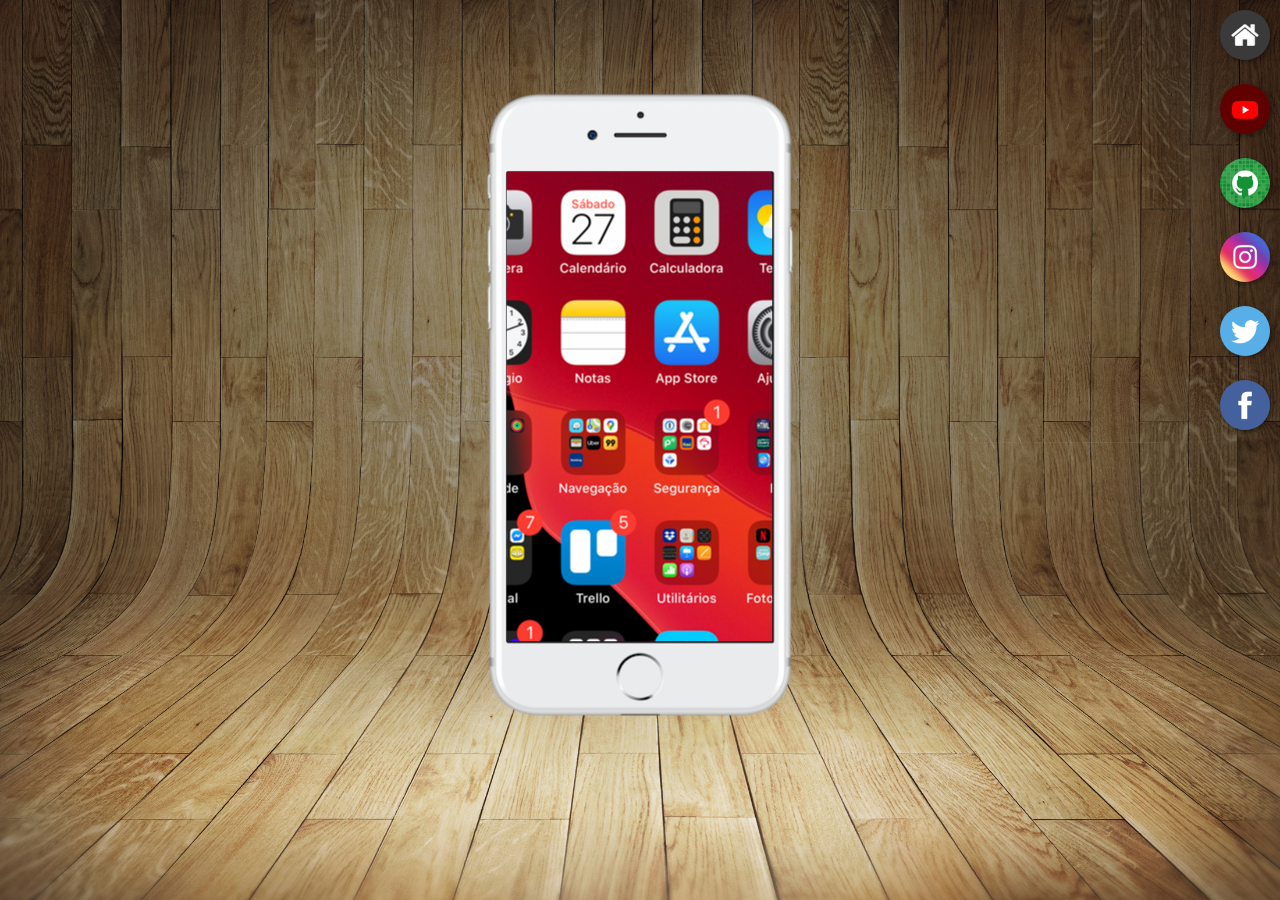
<file: index.html>
<!DOCTYPE html>
<html lang="pt-br">
<head>
    <meta charset="UTF-8">
    <meta http-equiv="X-UA-Compatible" content="IE=edge">
    <meta name="viewport" content="width=device-width, initial-scale=1.0">
    <link rel="shortcut icon" href="favicon.ico" type="image/x-icon">
    <link rel="stylesheet" href="estilos/style.css">
    <title>Projeto Redes Social</title>
</head>
<body>
    <main>
        <section id="telefone">
            <iframe src="home.html" name="tela" id="tela" frameborder="0">Seu Navegador não é compativel com isso.</iframe>
        </section>
        <section id="redes-sociais">
            <a href="home.html" target="tela"><img src="imagens/logo-home.jpg" alt="home"></a> <br>
            <a href="youtube.html" target="tela"><img src="imagens/logo-youtube.jpg" alt="youtube"></a> <br>
            <a href="github.html" target="tela"><img src="imagens/logo-github.jpg" alt="GitHub"></a> <br>
            <a href="instagram.html" target="tela"><img src="imagens/logo-instagram.jpg" alt="Instagram"></a> <br>
            <a href="twitter.html" target="tela"><img src="imagens/logo-twitter.jpg" alt="Twitter"></a> <br>
            <a href="facebook.html" target="tela"><img src="imagens/logo-facebook.jpg" alt="Facenook"></a>
        </section>
    </main>
</body>
</html>
</file>
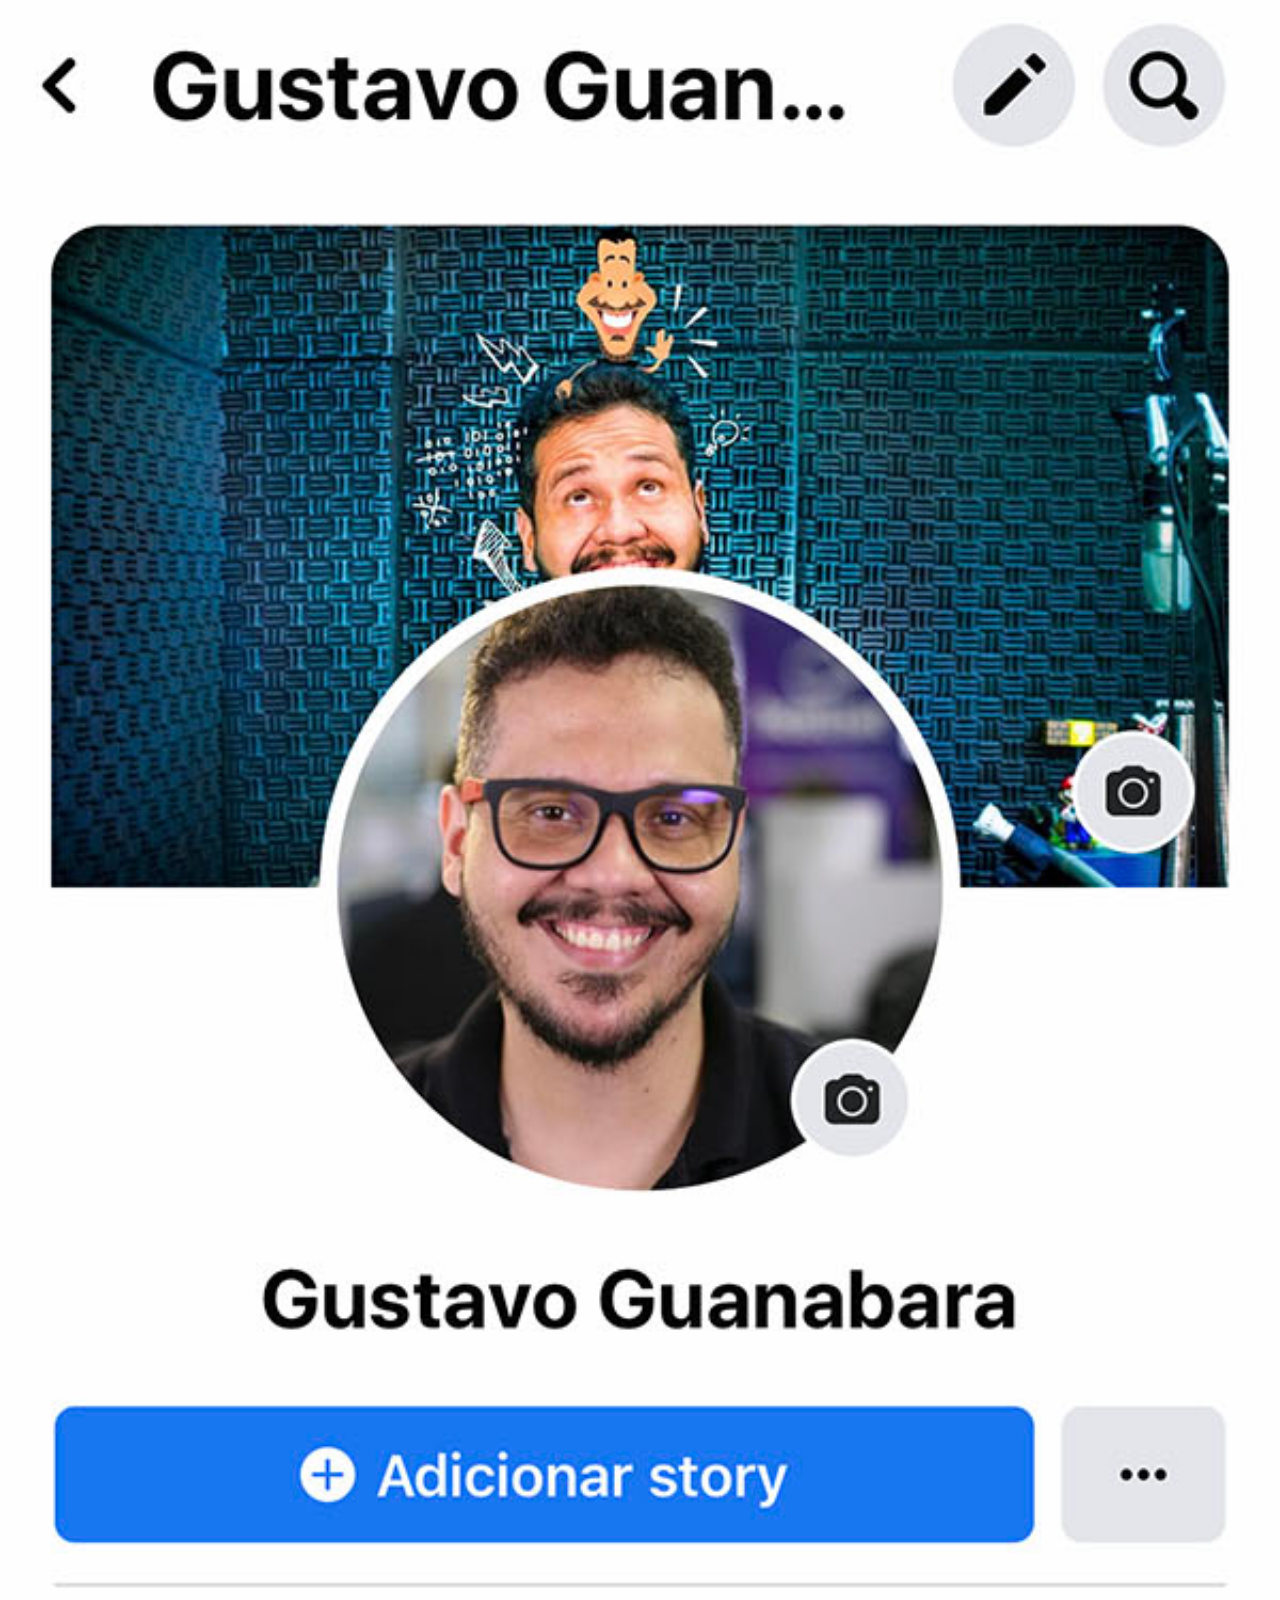
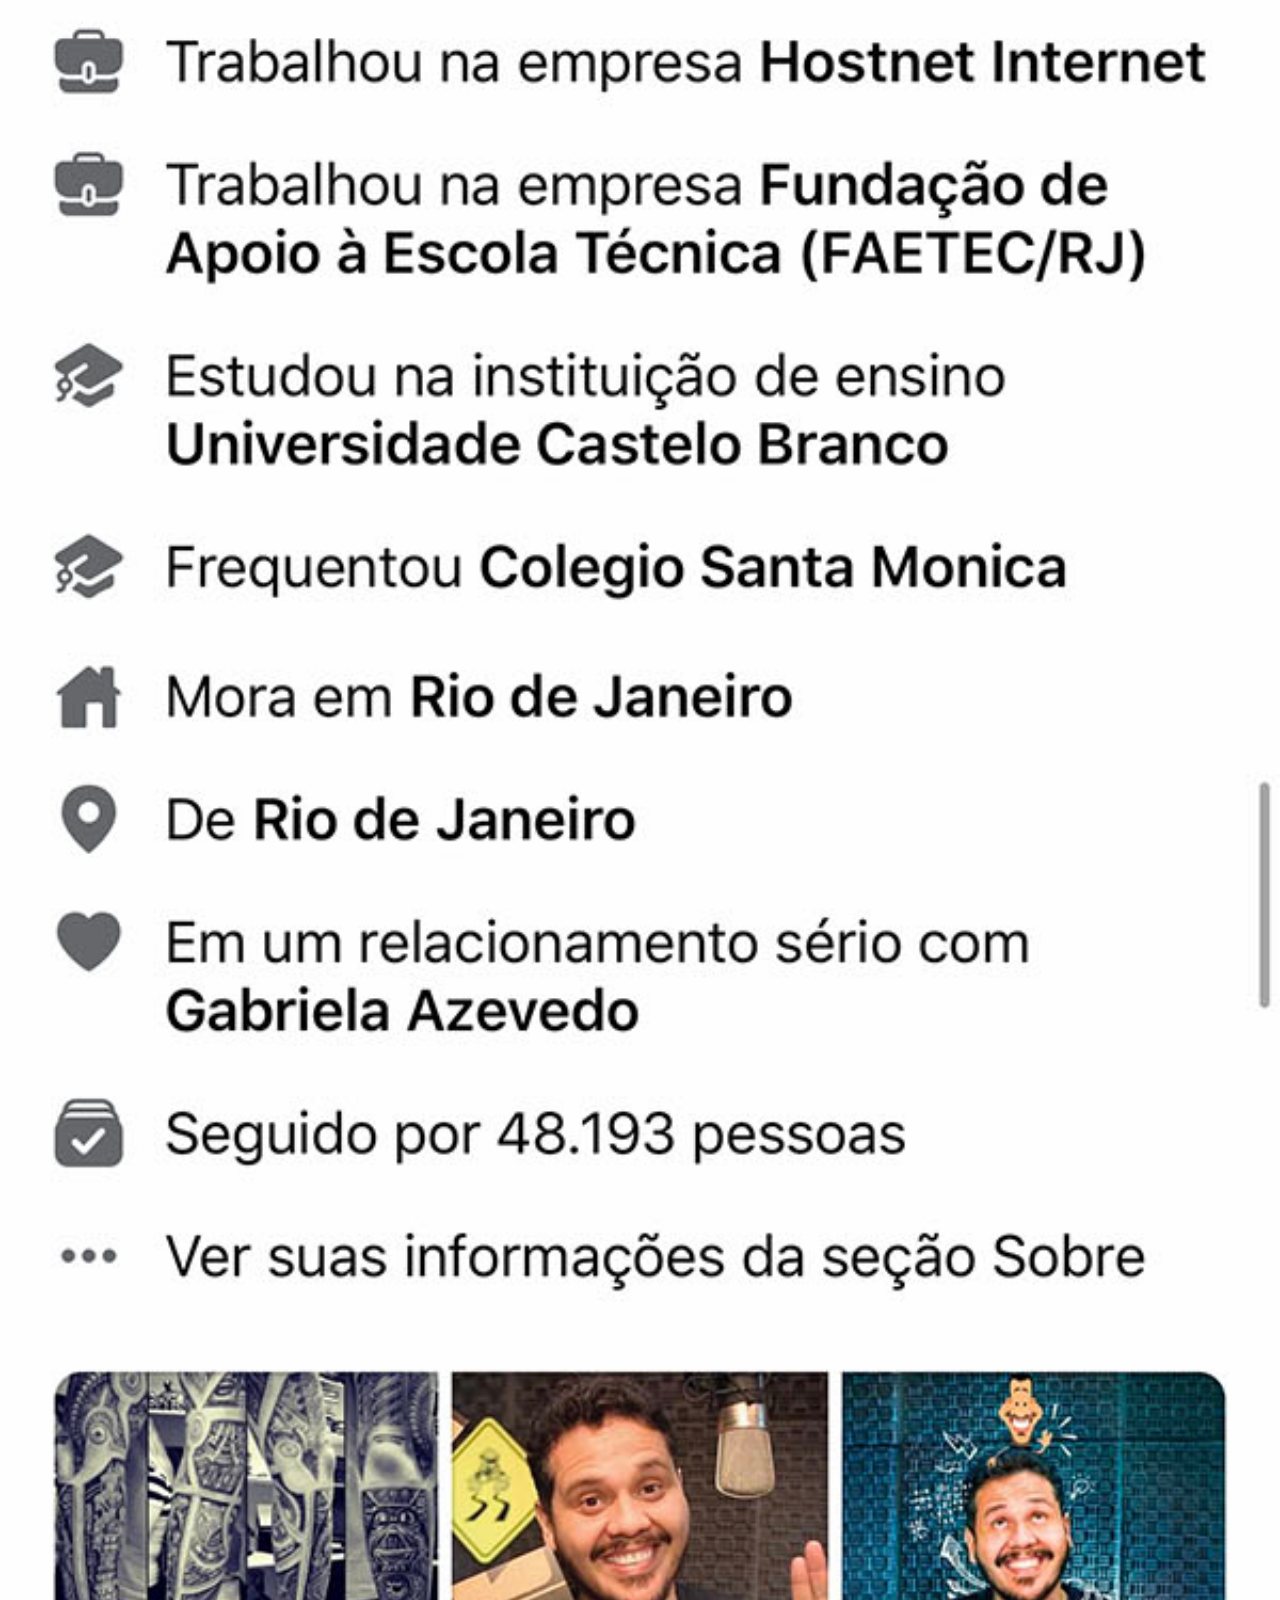
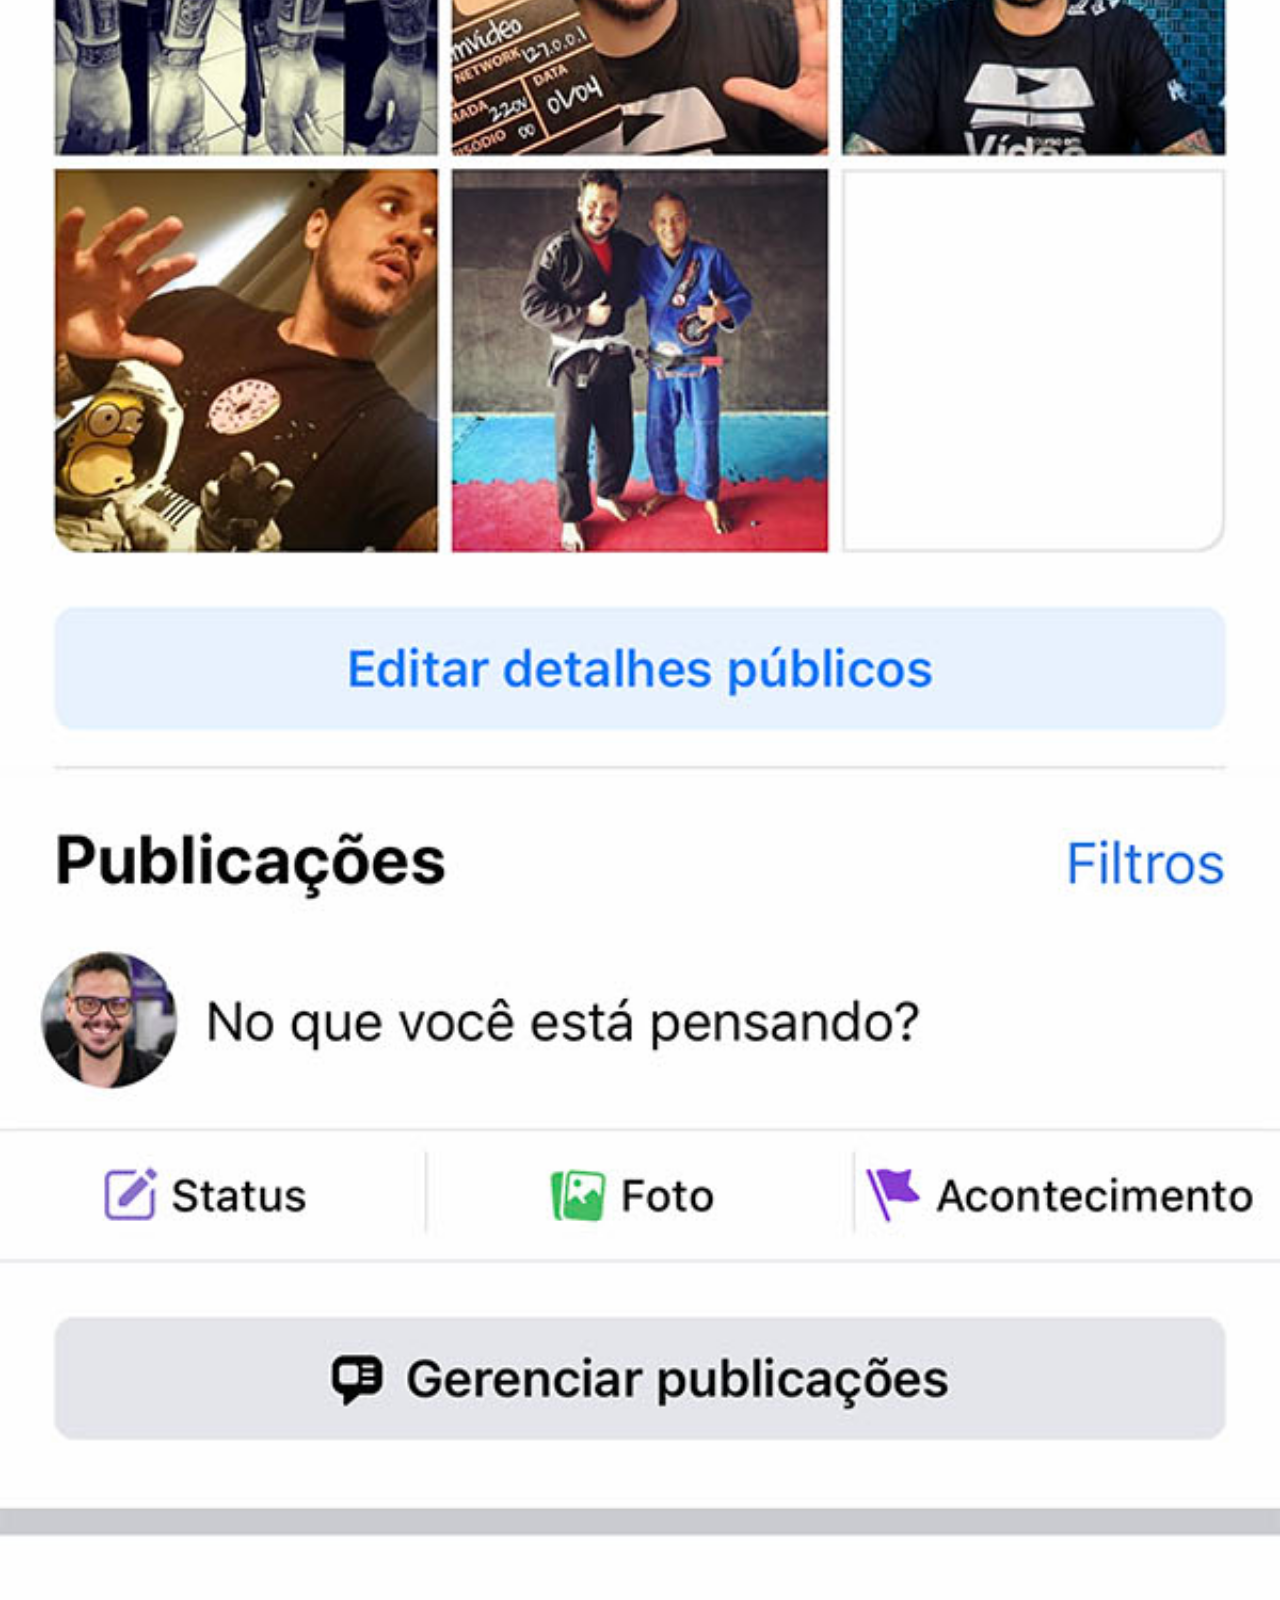
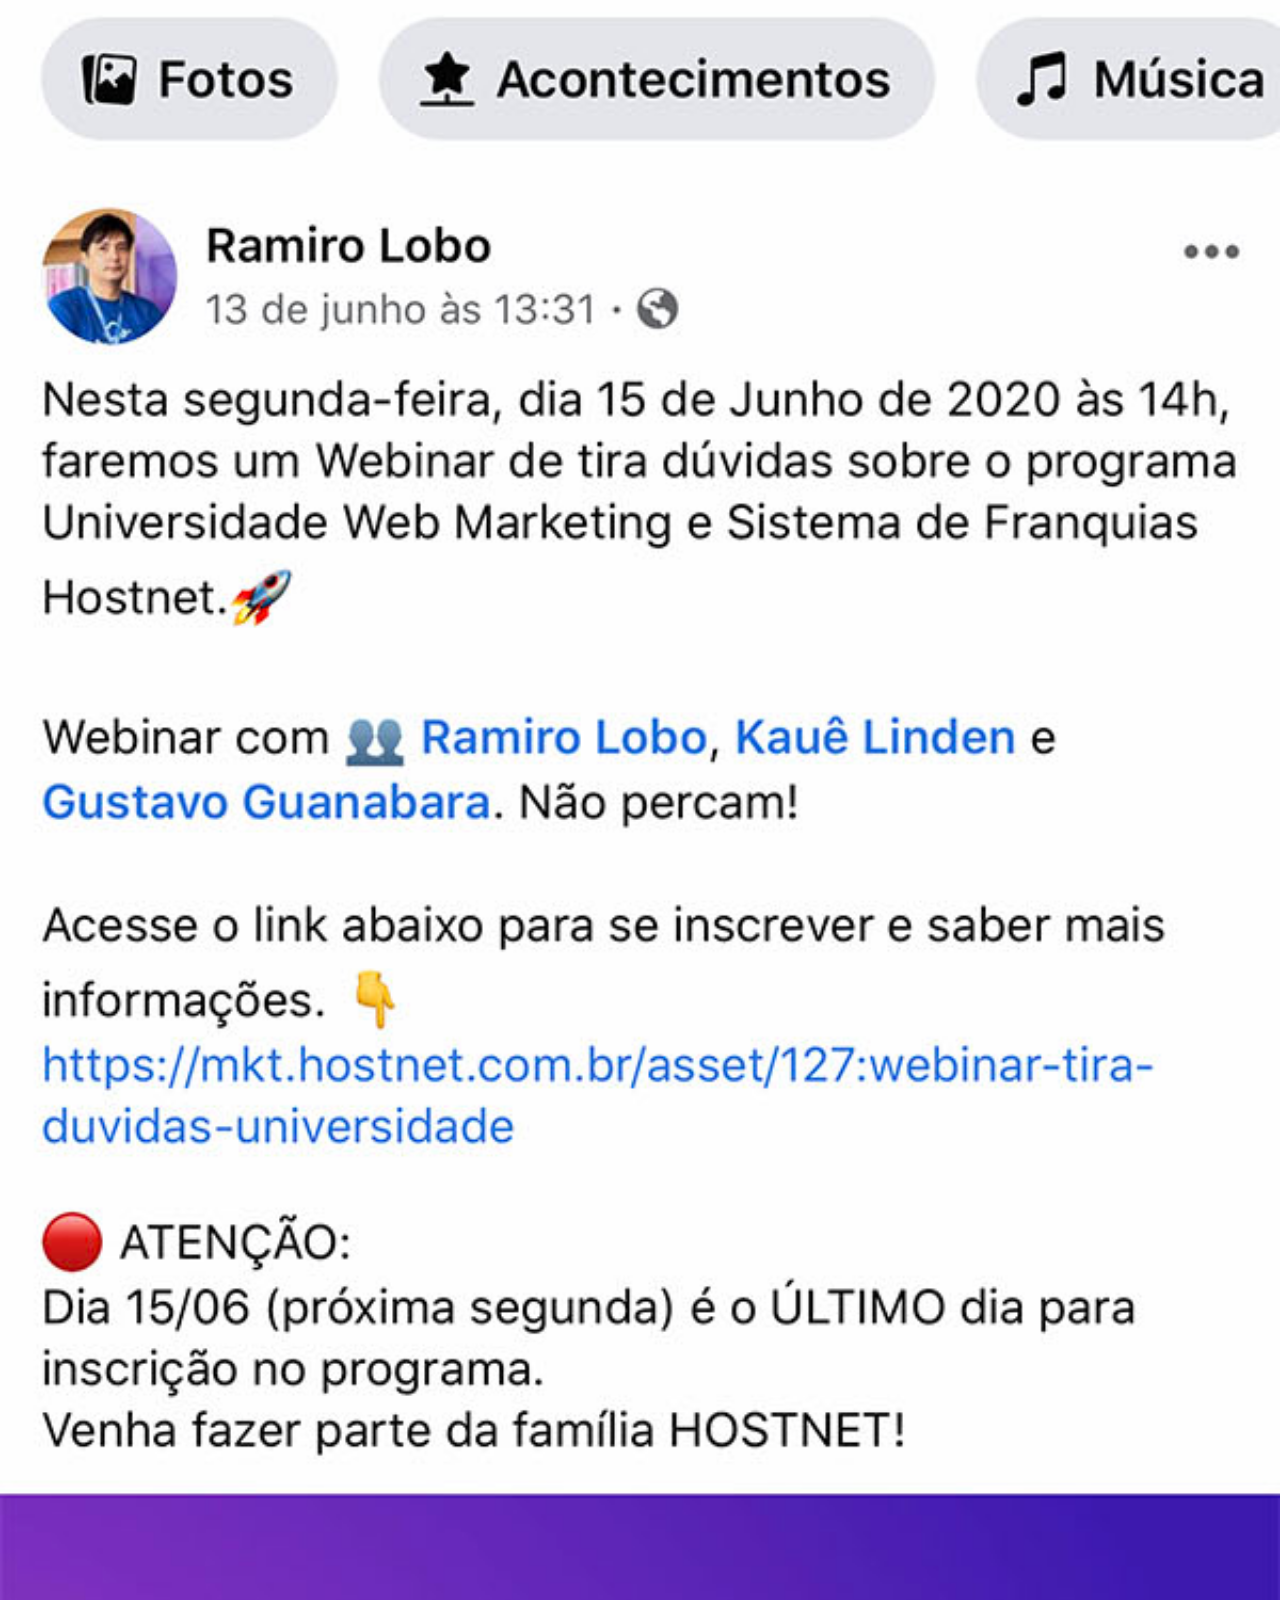
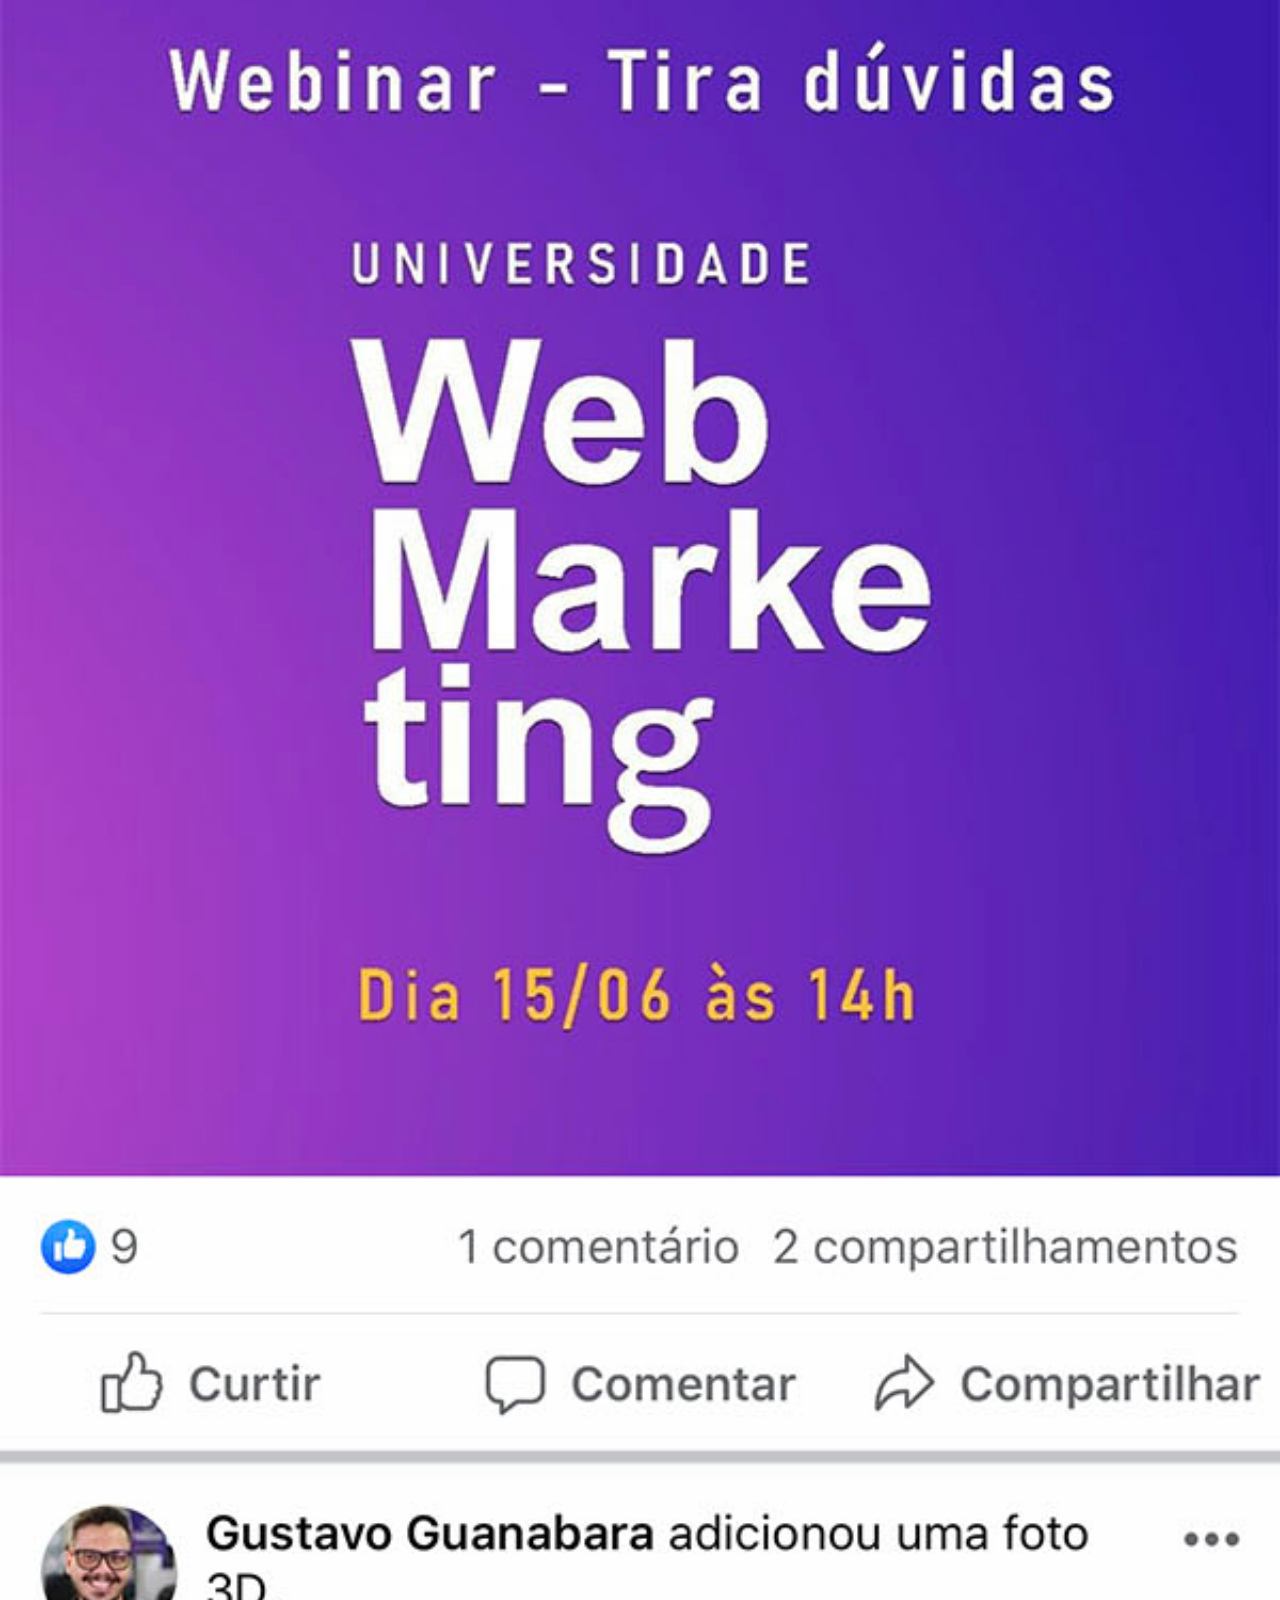
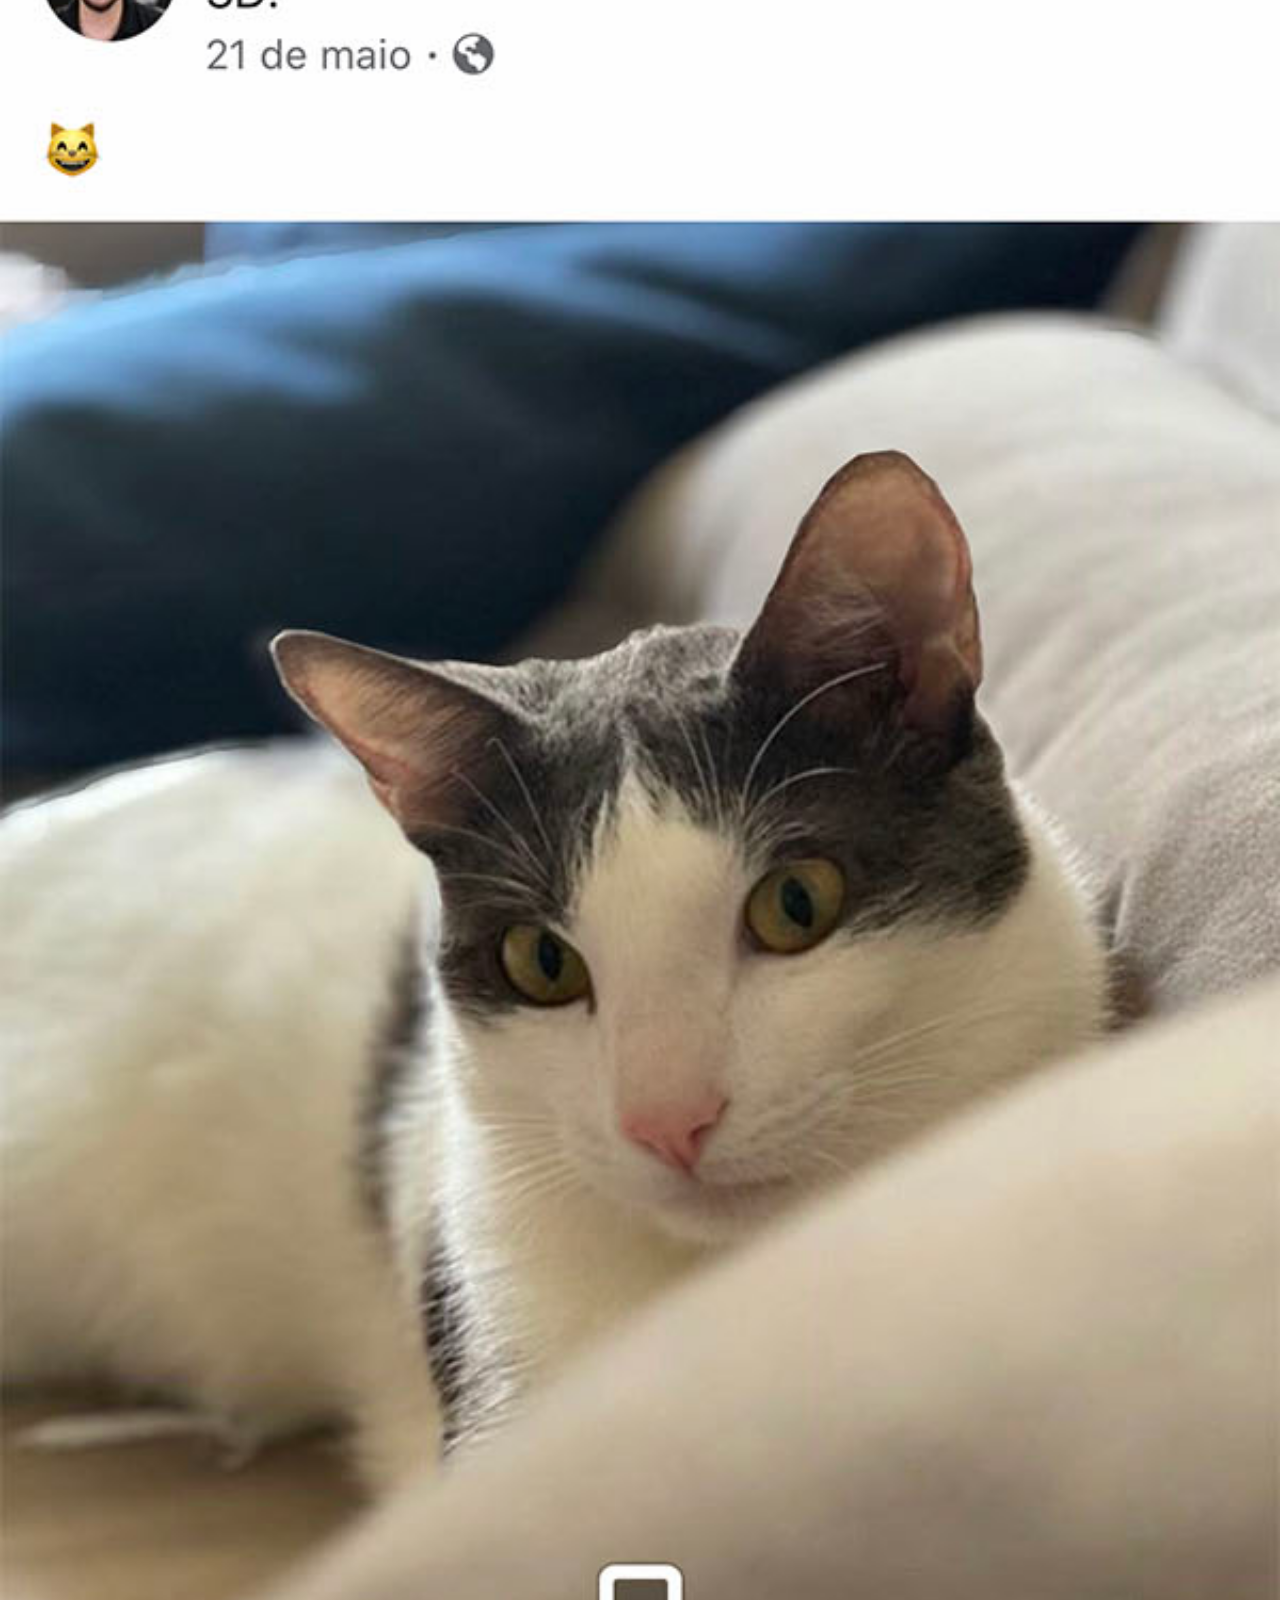
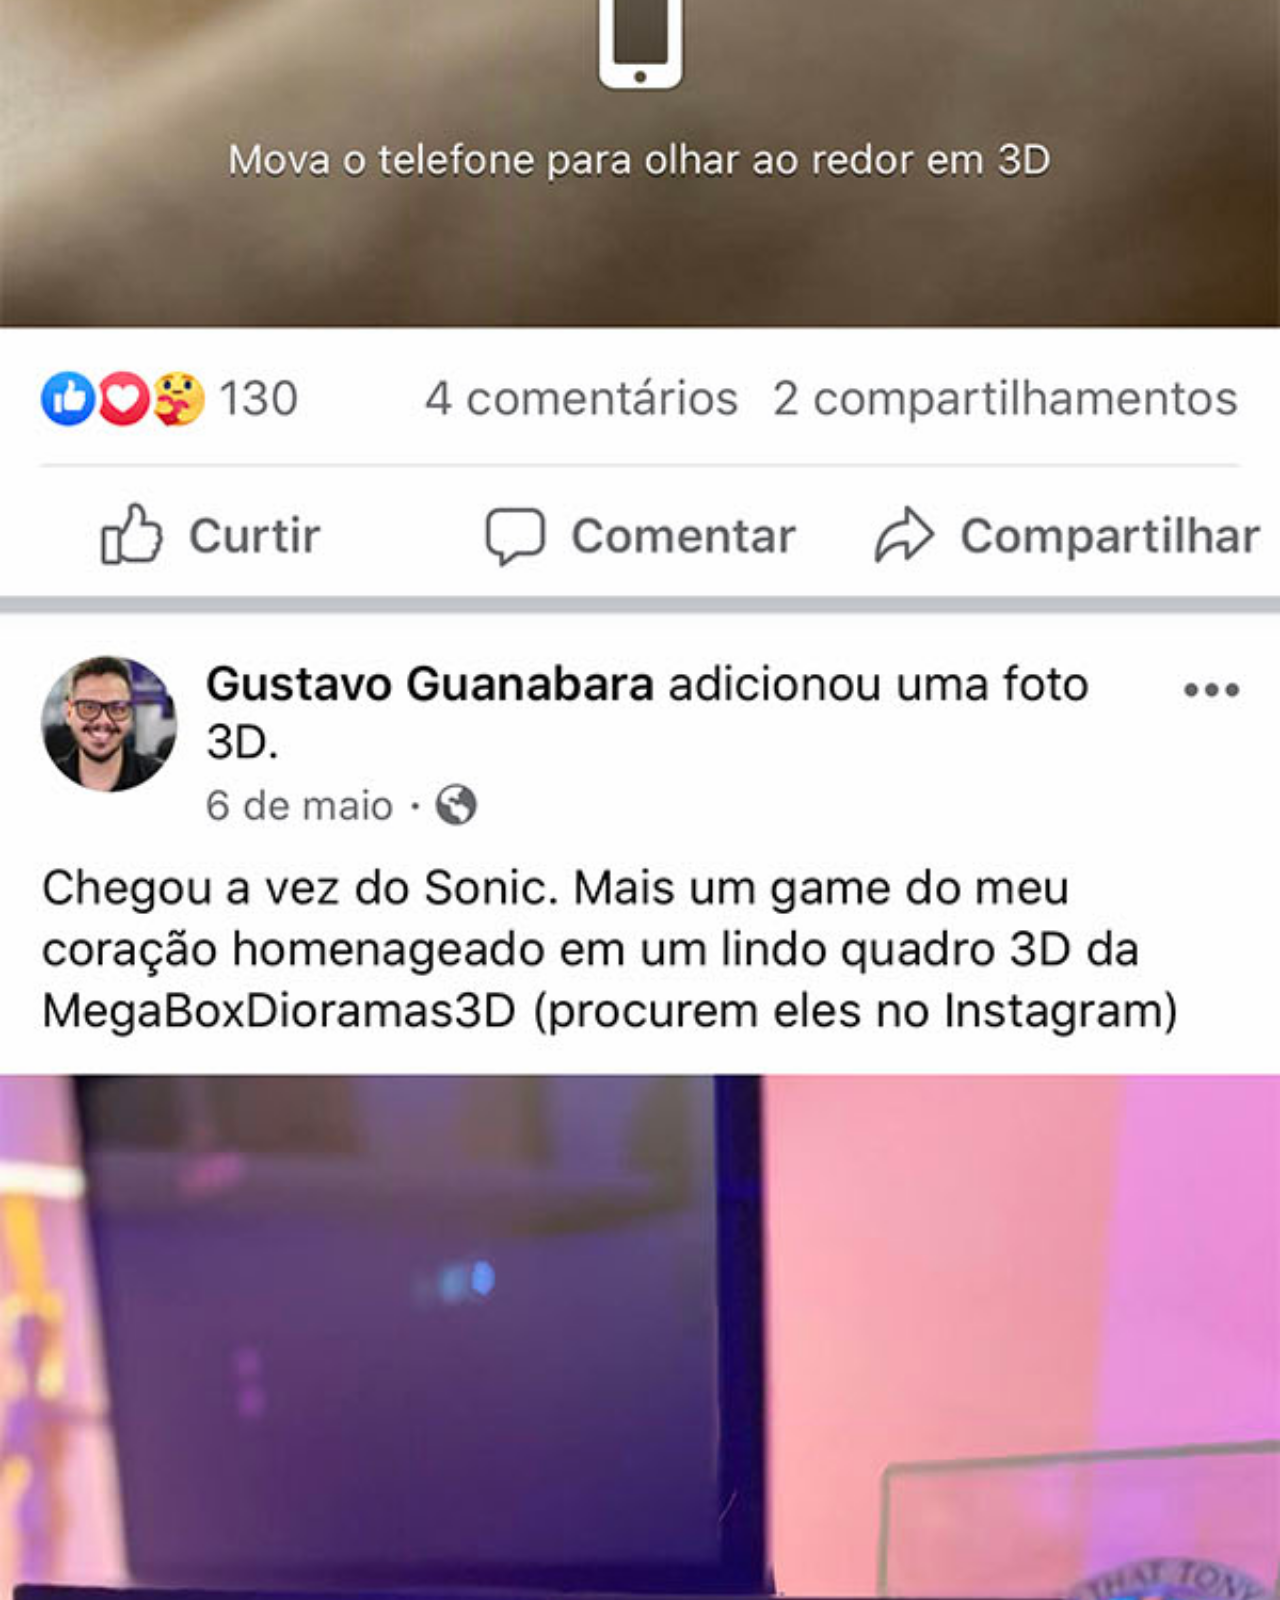
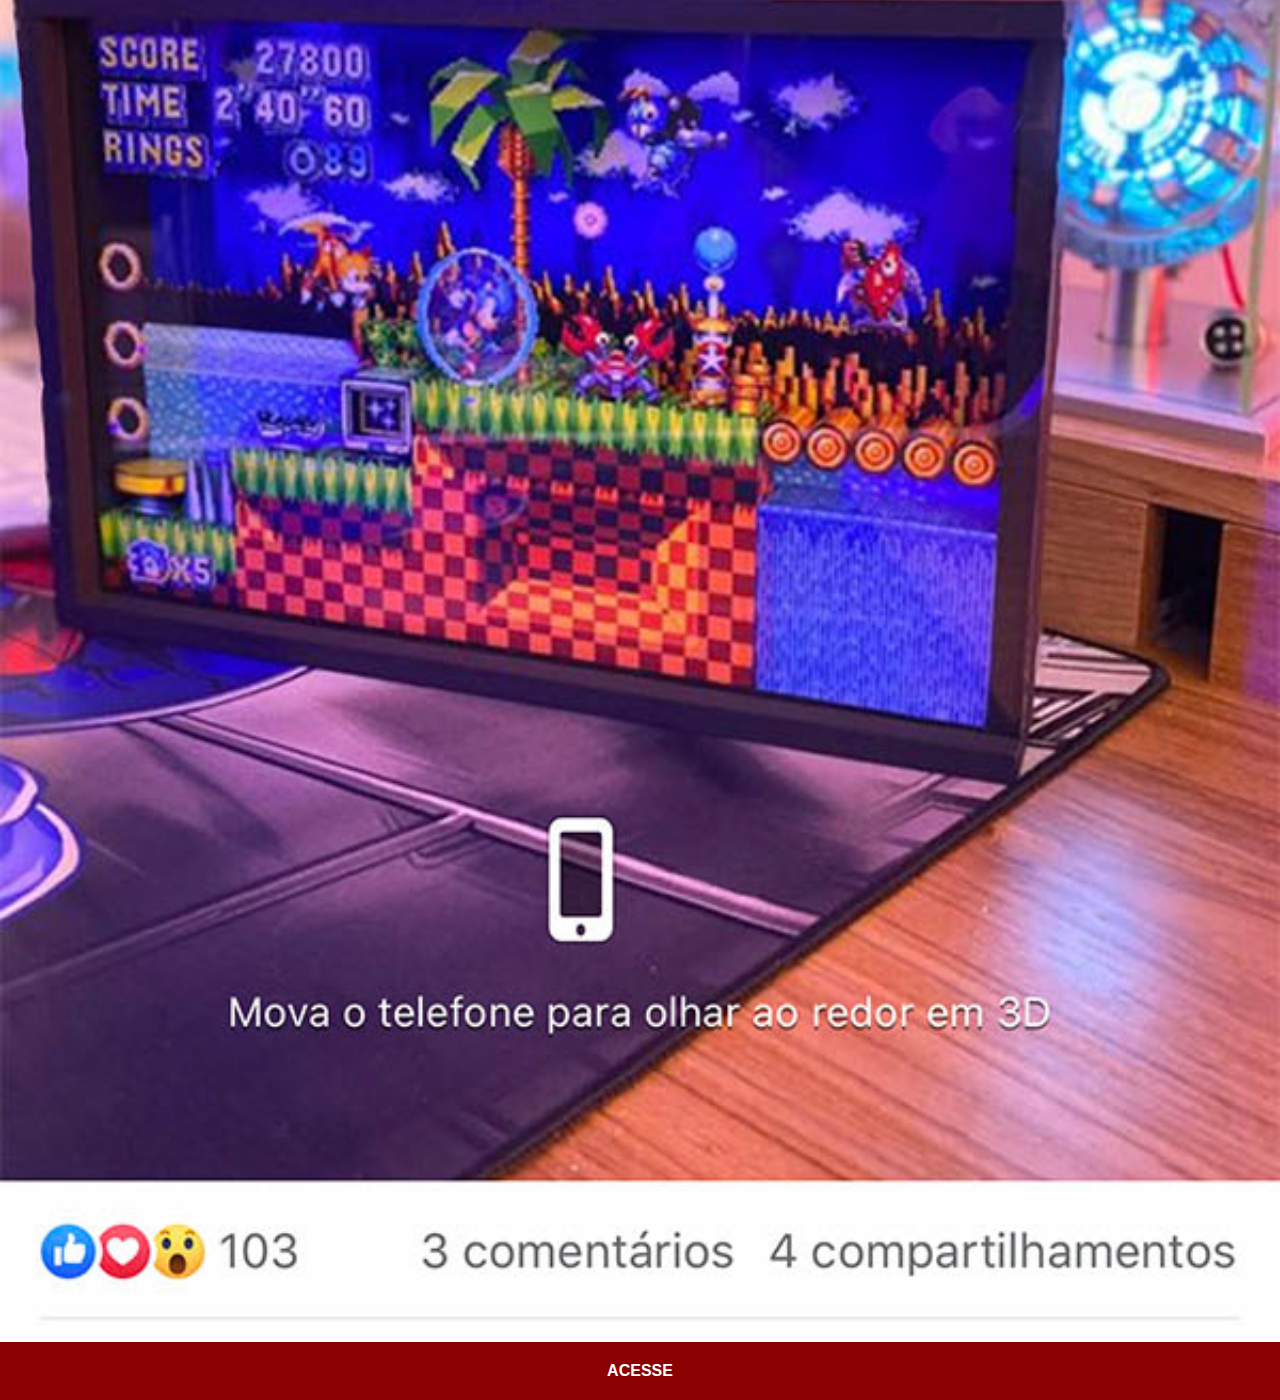
<file: facebook.html>
<!DOCTYPE html>
<html lang="pt-br">
<head>
    <meta charset="UTF-8">
    <meta http-equiv="X-UA-Compatible" content="IE=edge">
    <meta name="viewport" content="width=device-width, initial-scale=1.0">
    <link rel="stylesheet" href="estilos/social.css">
    <title>FaceBook</title>
</head>
<body>
    <img src="imagens/tela-facebook.jpg" alt="FaceBook">
    <a href="https://www.facebook.com/gustavoguanabara/?locale=pt_BR" target="_blank">ACESSE</a>
</body>
</html>
</file>
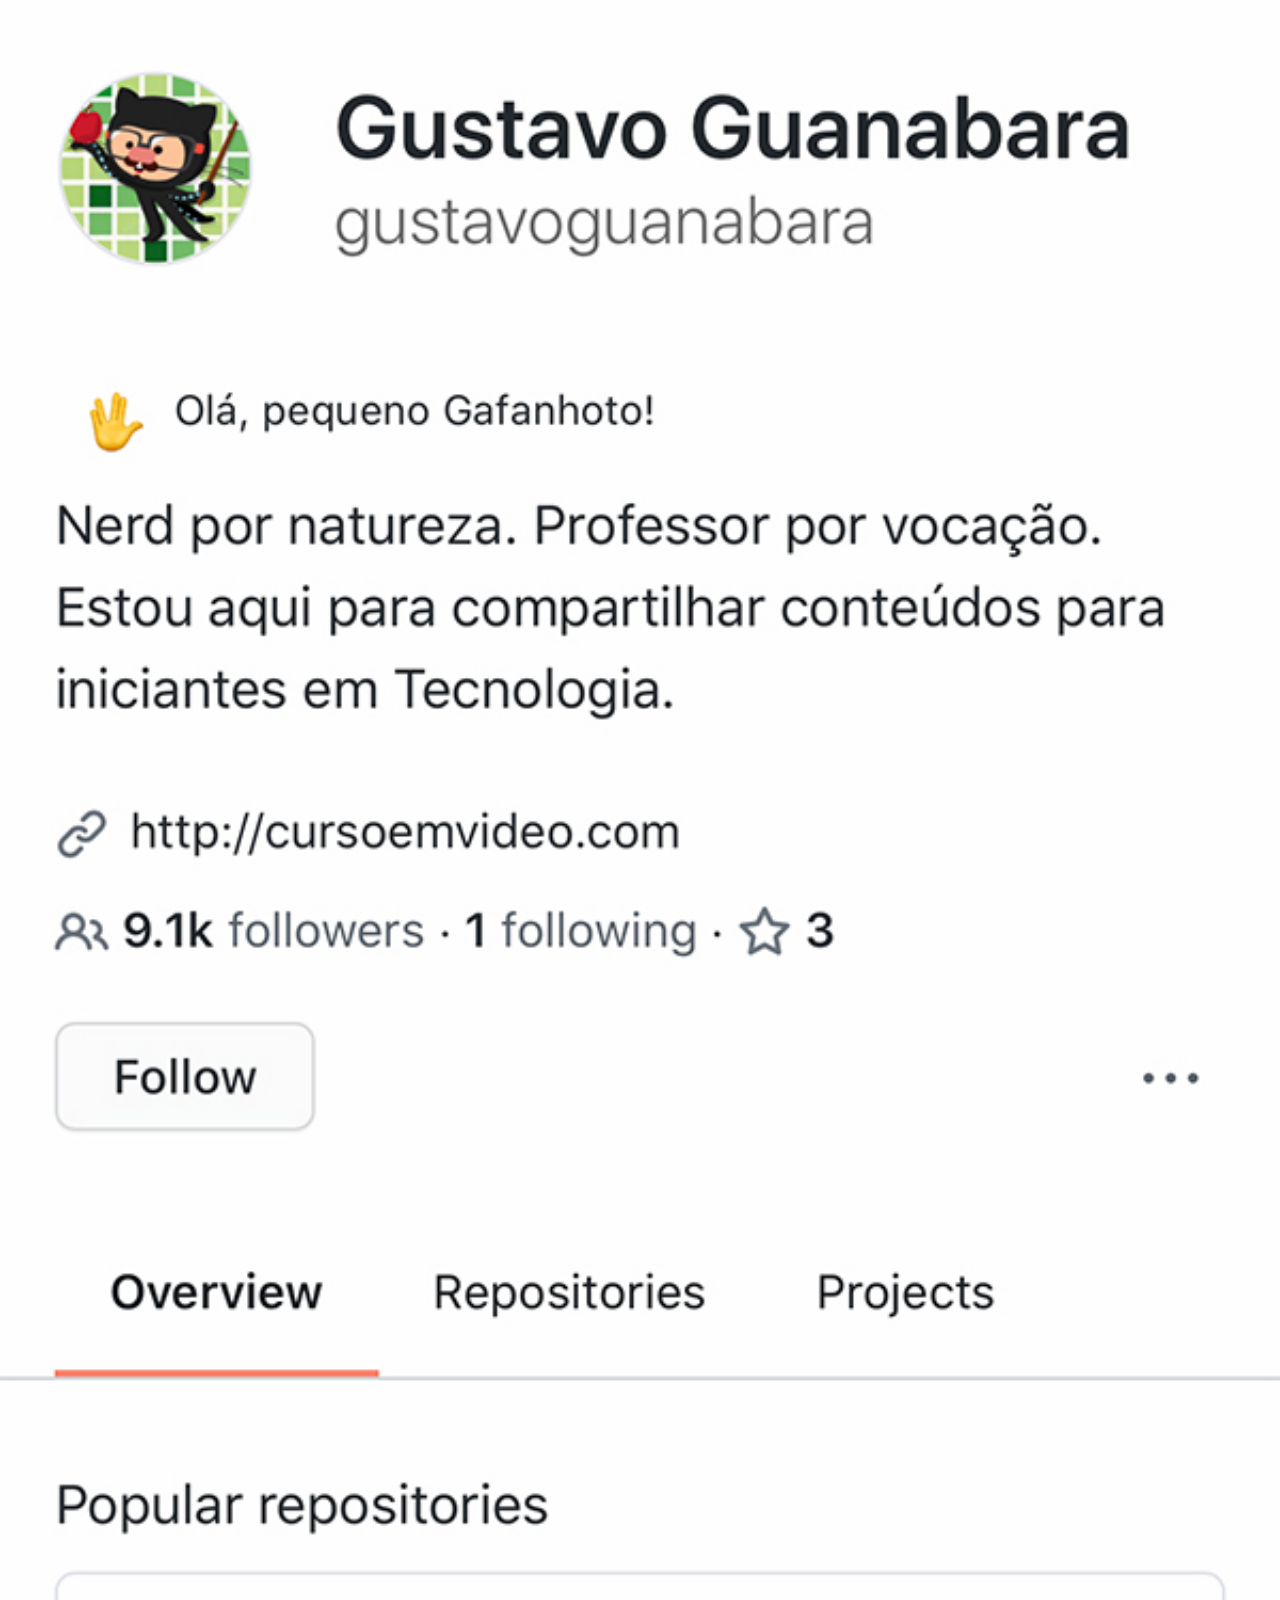
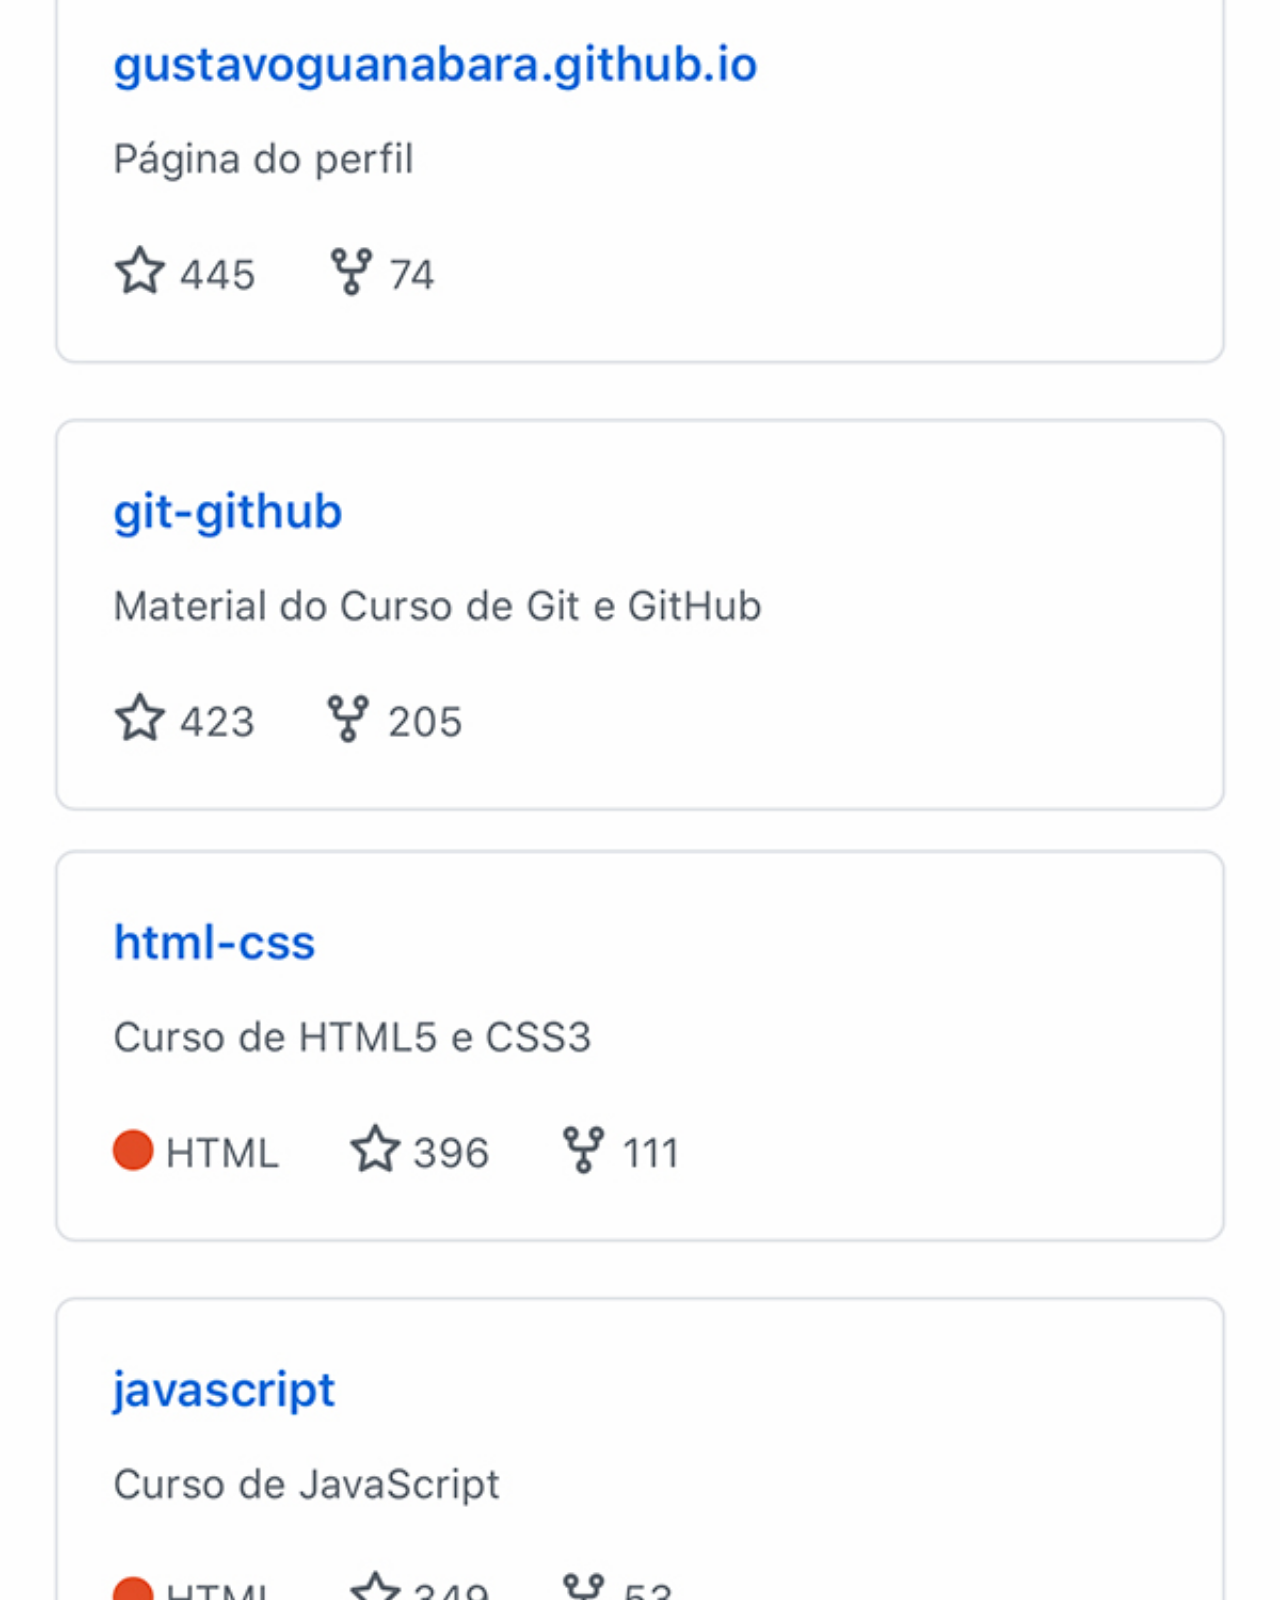
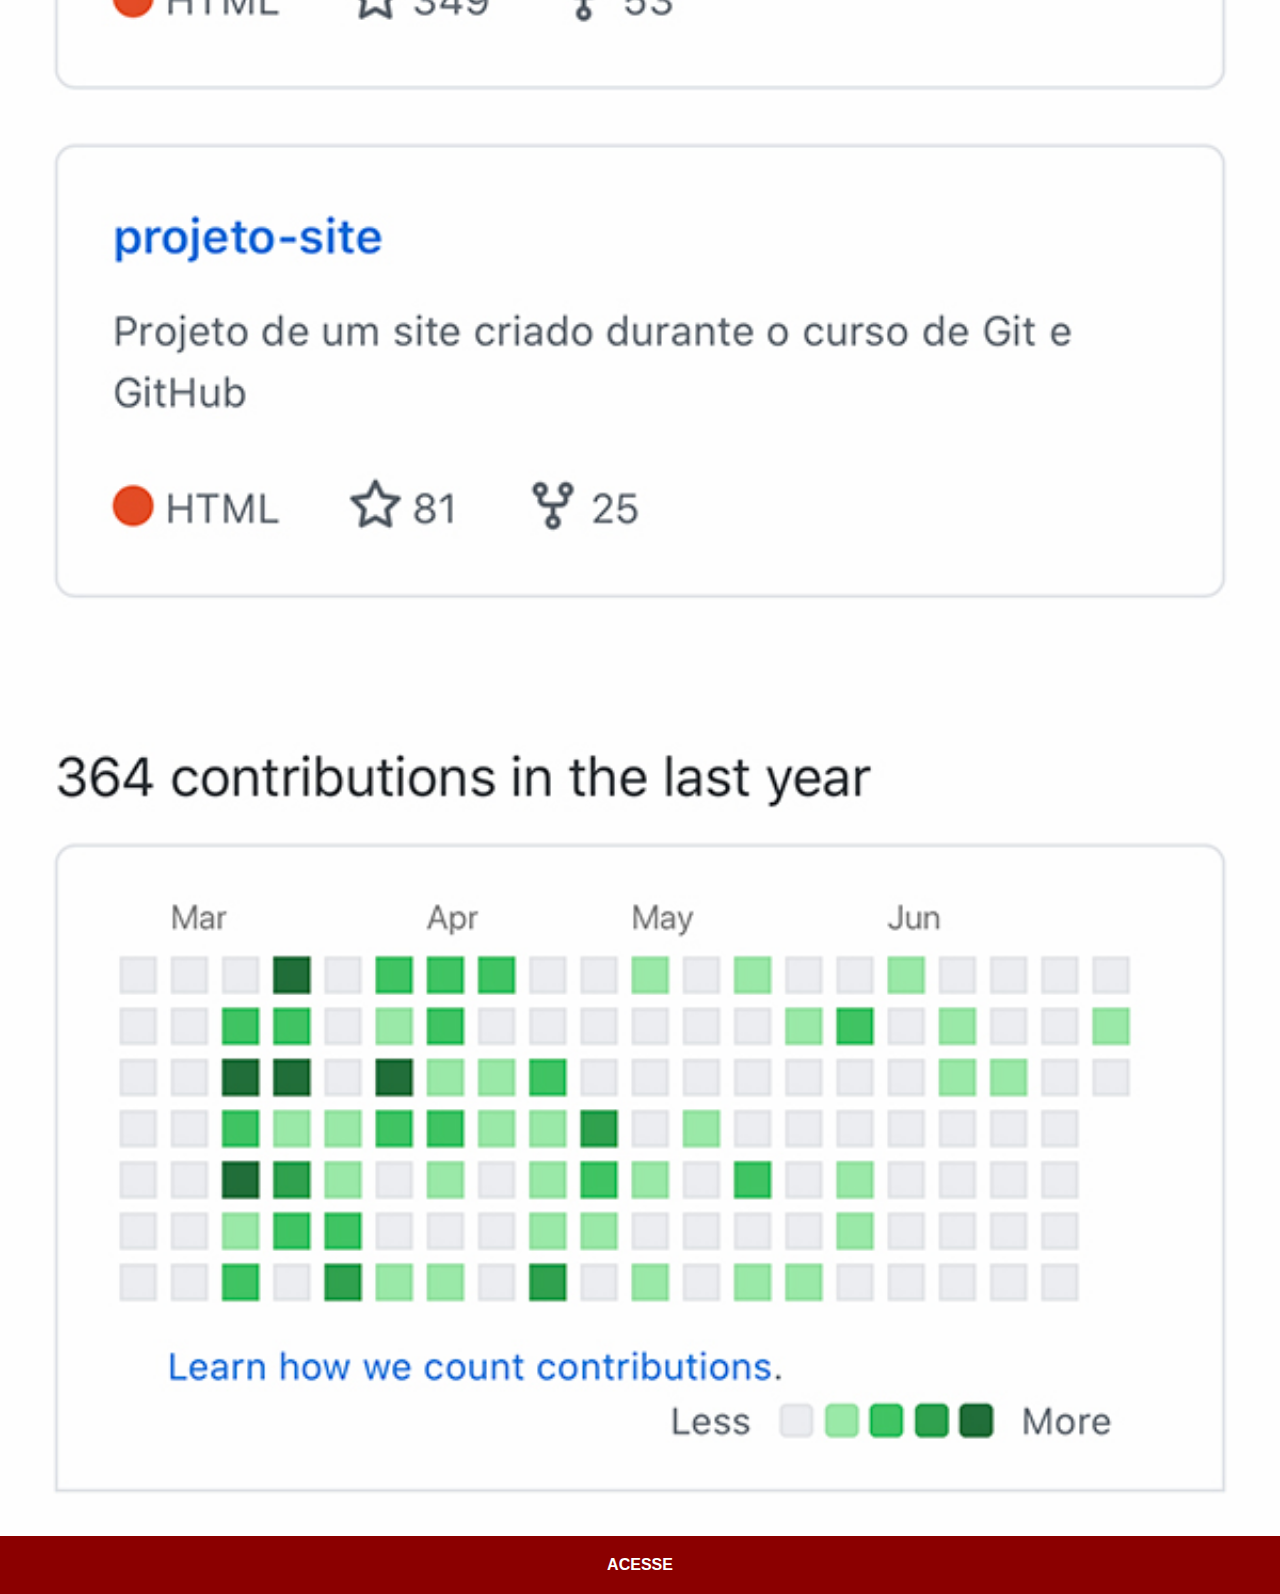
<file: github.html>
<!DOCTYPE html>
<html lang="pt-br">
<head>
    <meta charset="UTF-8">
    <meta http-equiv="X-UA-Compatible" content="IE=edge">
    <meta name="viewport" content="width=device-width, initial-scale=1.0">
    <link rel="stylesheet" href="estilos/social.css">
    <title>GitHub</title>
</head>
<body>
    <img src="imagens/tela-github.jpg" alt="GitHub">
    <a href="https://github.com/professorguanabara" target="_blank">ACESSE</a>
</body>
</html>
</file>
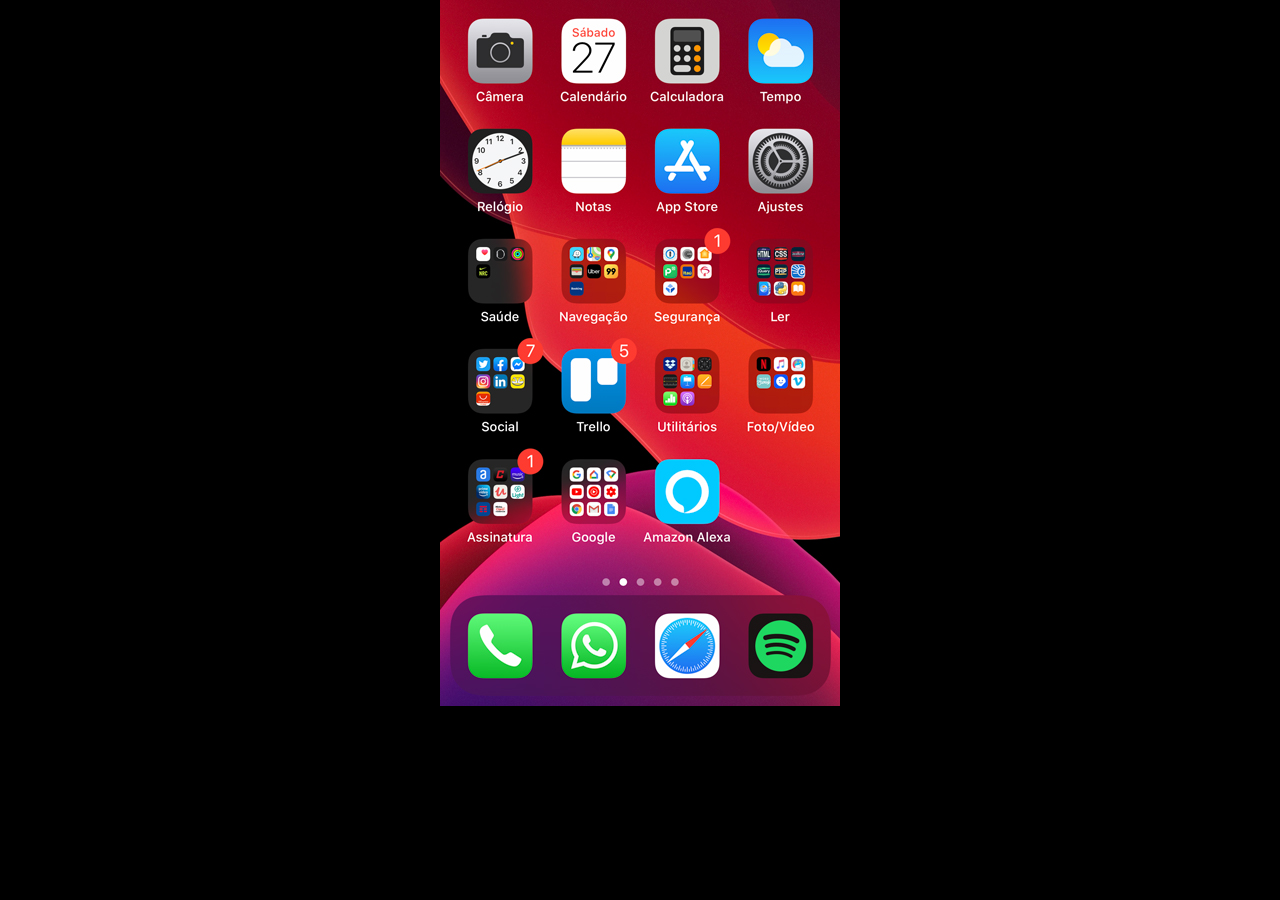
<file: home.html>
<!DOCTYPE html>
<html lang="pt-br">
<head>
    <meta charset="UTF-8">
    <meta http-equiv="X-UA-Compatible" content="IE=edge">
    <meta name="viewport" content="width=device-width, initial-scale=1.0">
    <title>home</title>
</head>
<style>
    *{
        margin: 0px;
        padding: 0px;
    }
    body{
        width: 100vw;
        height: 100vh;
        background: black url("imagens/tela-home.jpg") no-repeat top center;
    }
</style>
<body>
    
</body>
</html>
</file>
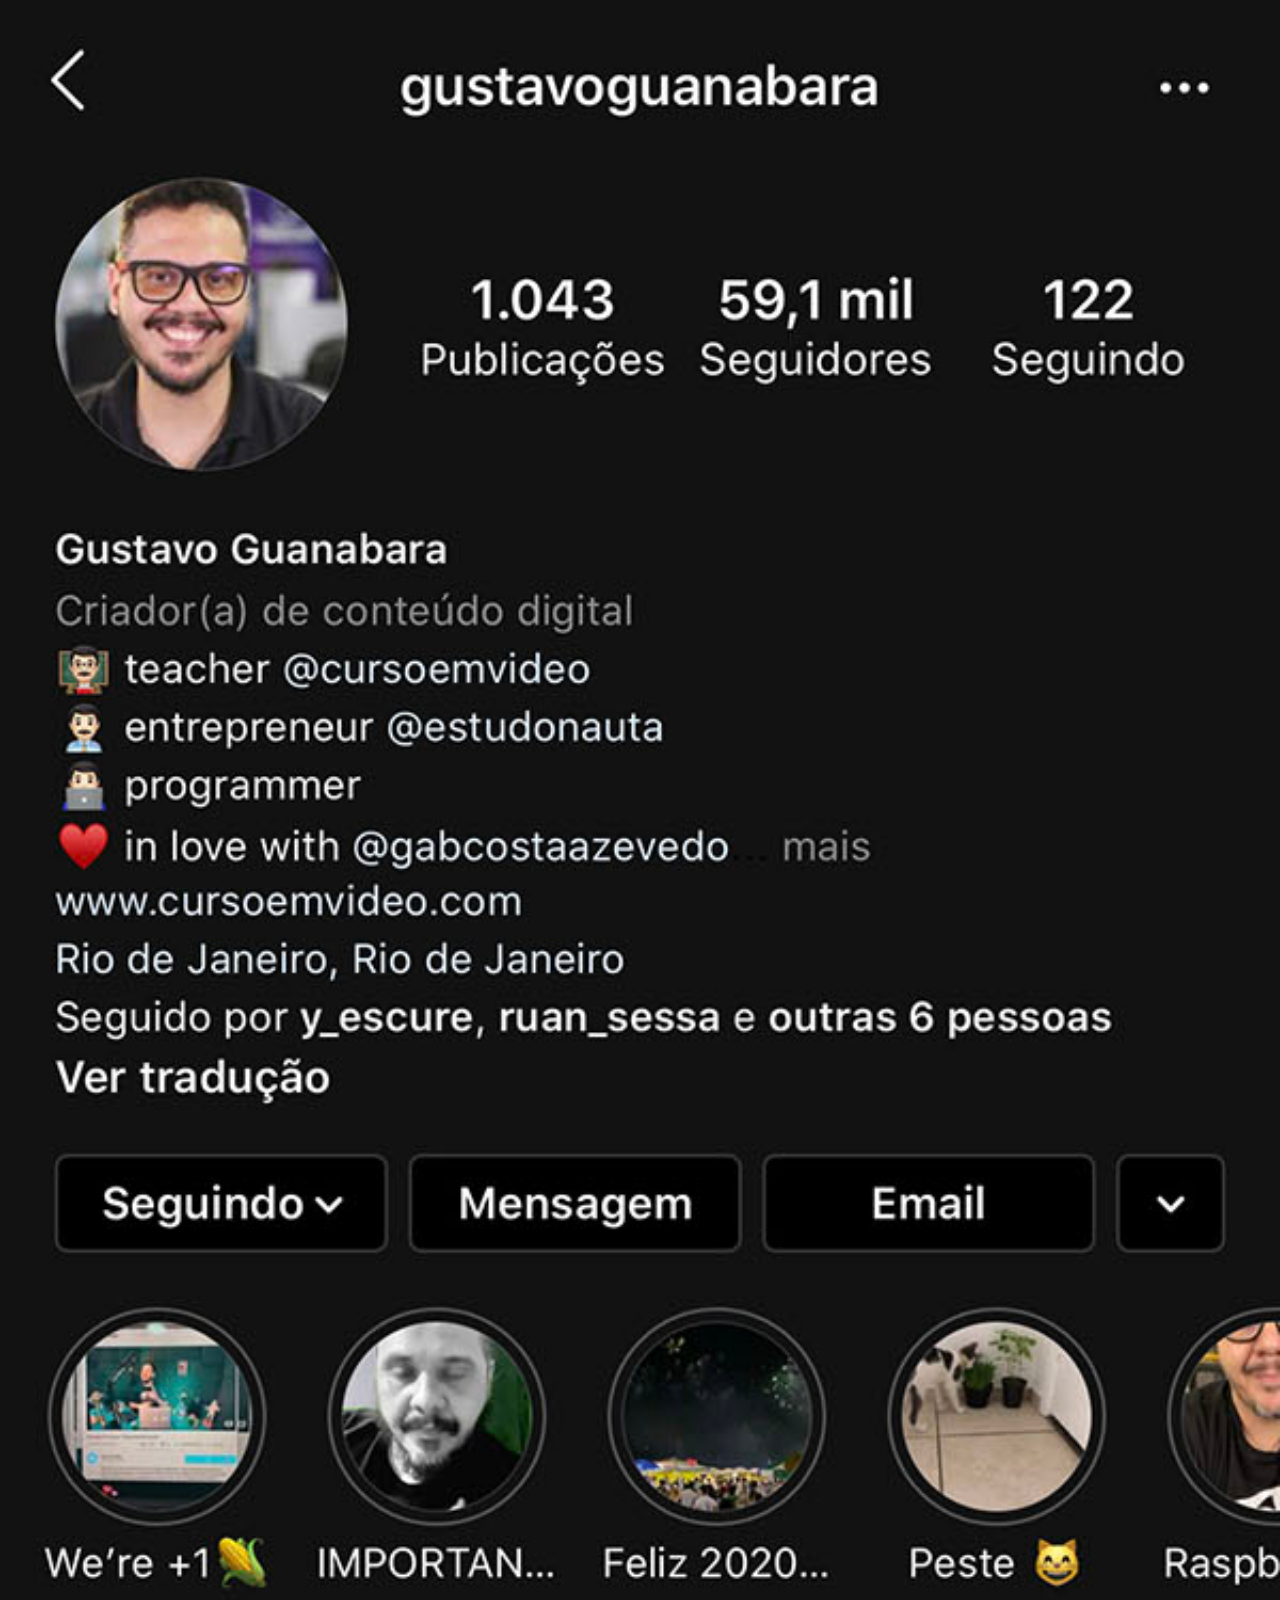
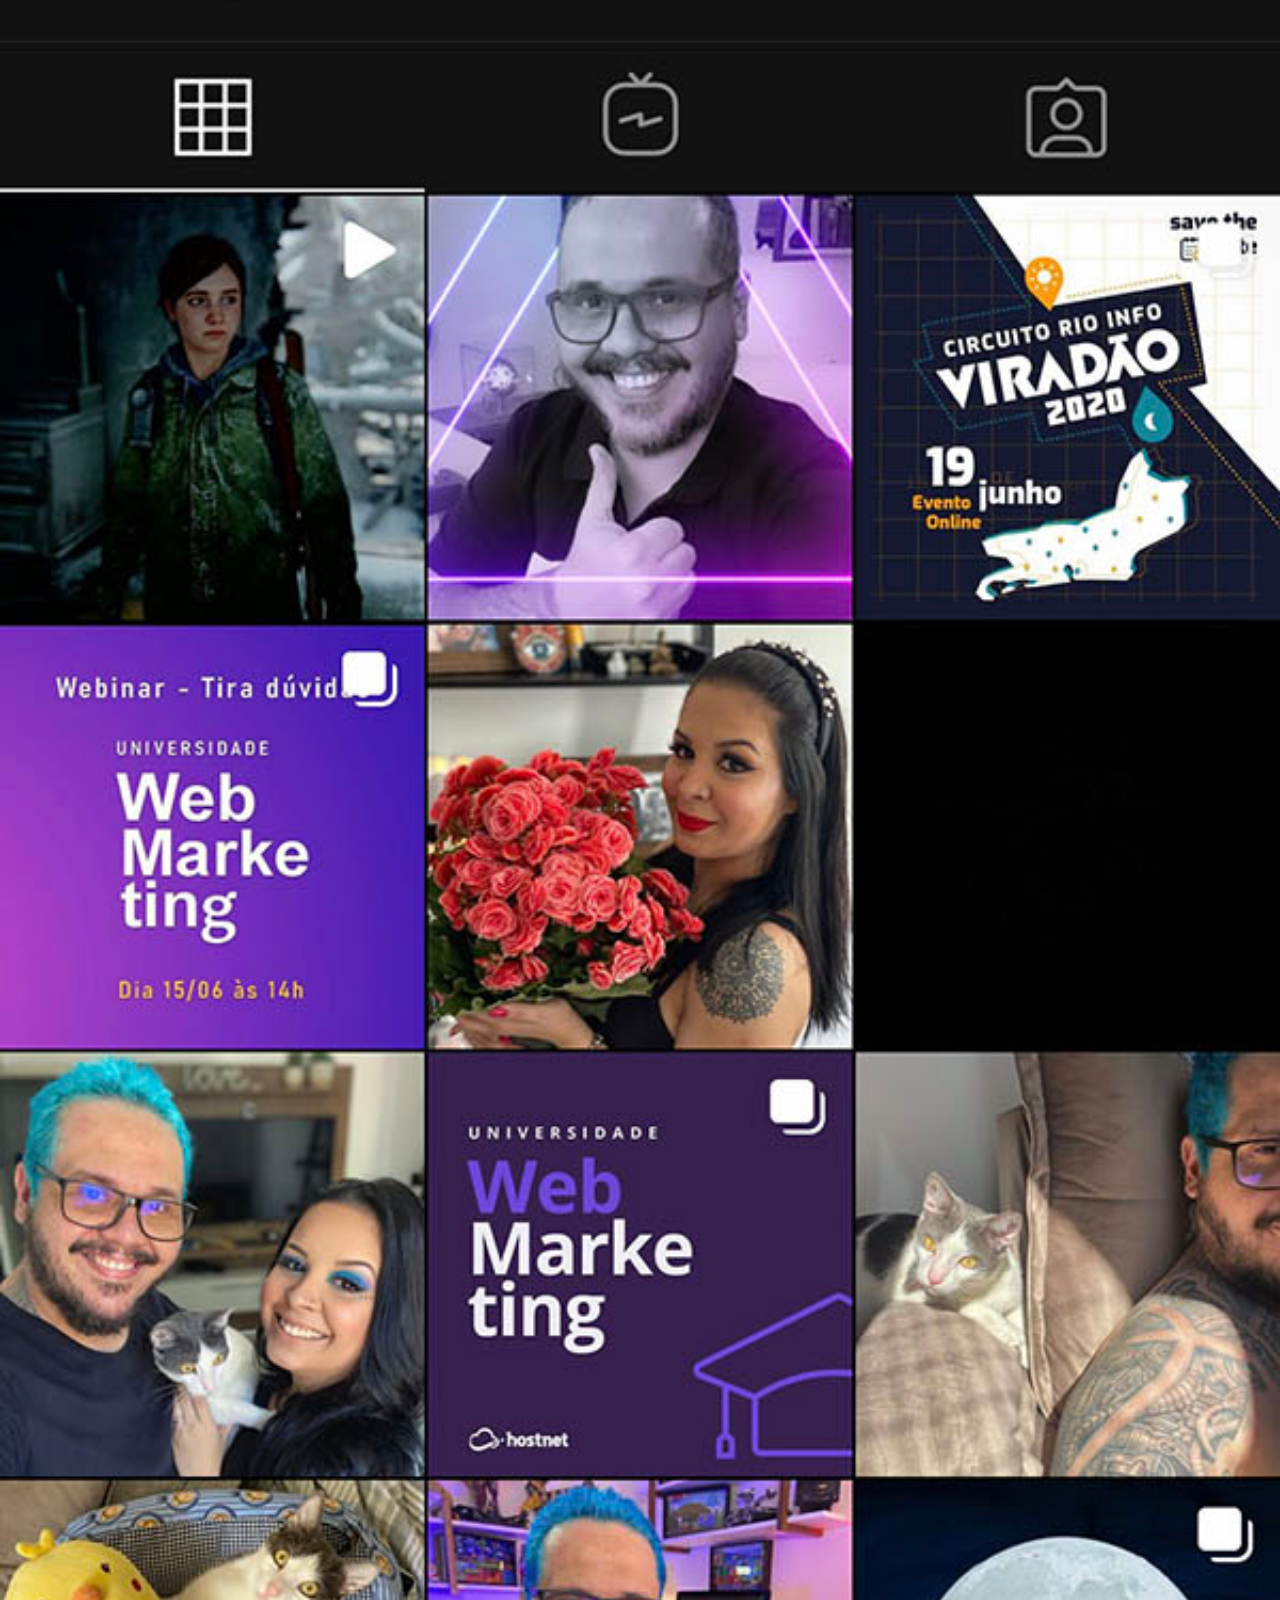
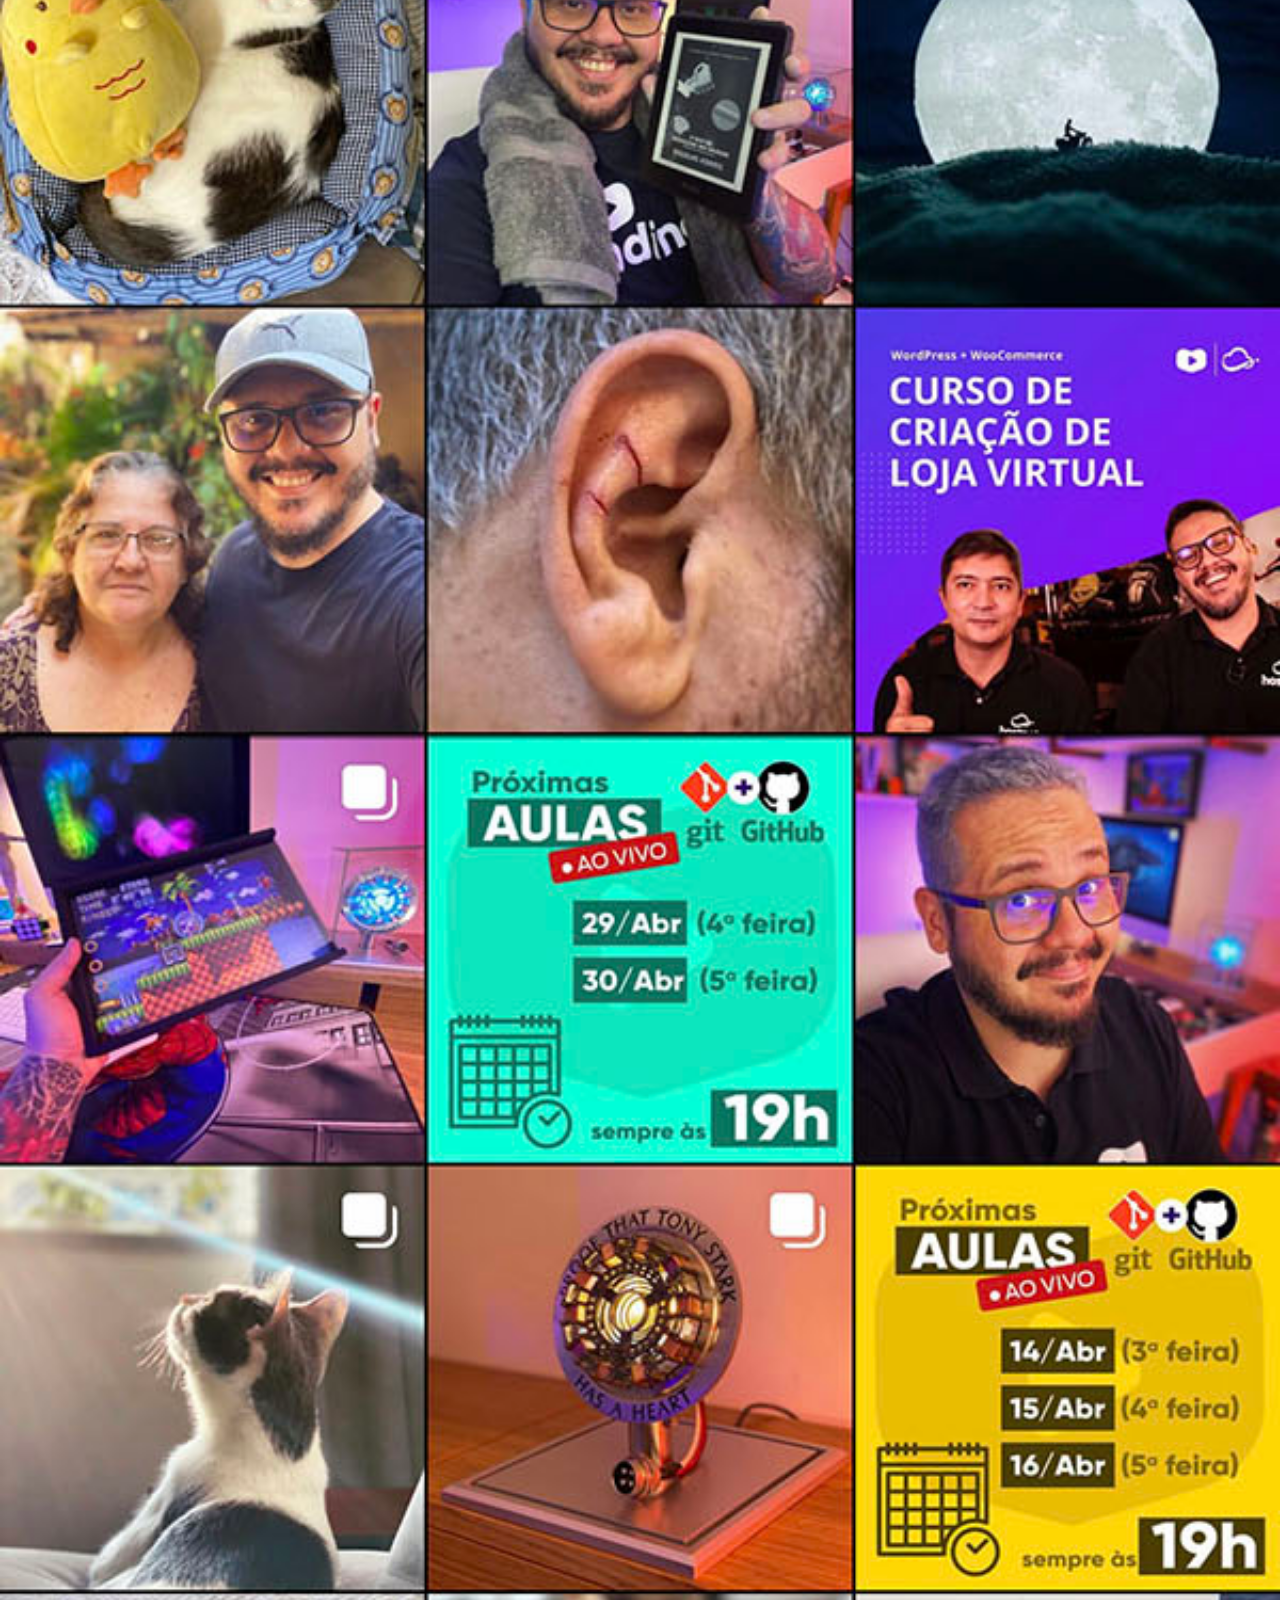
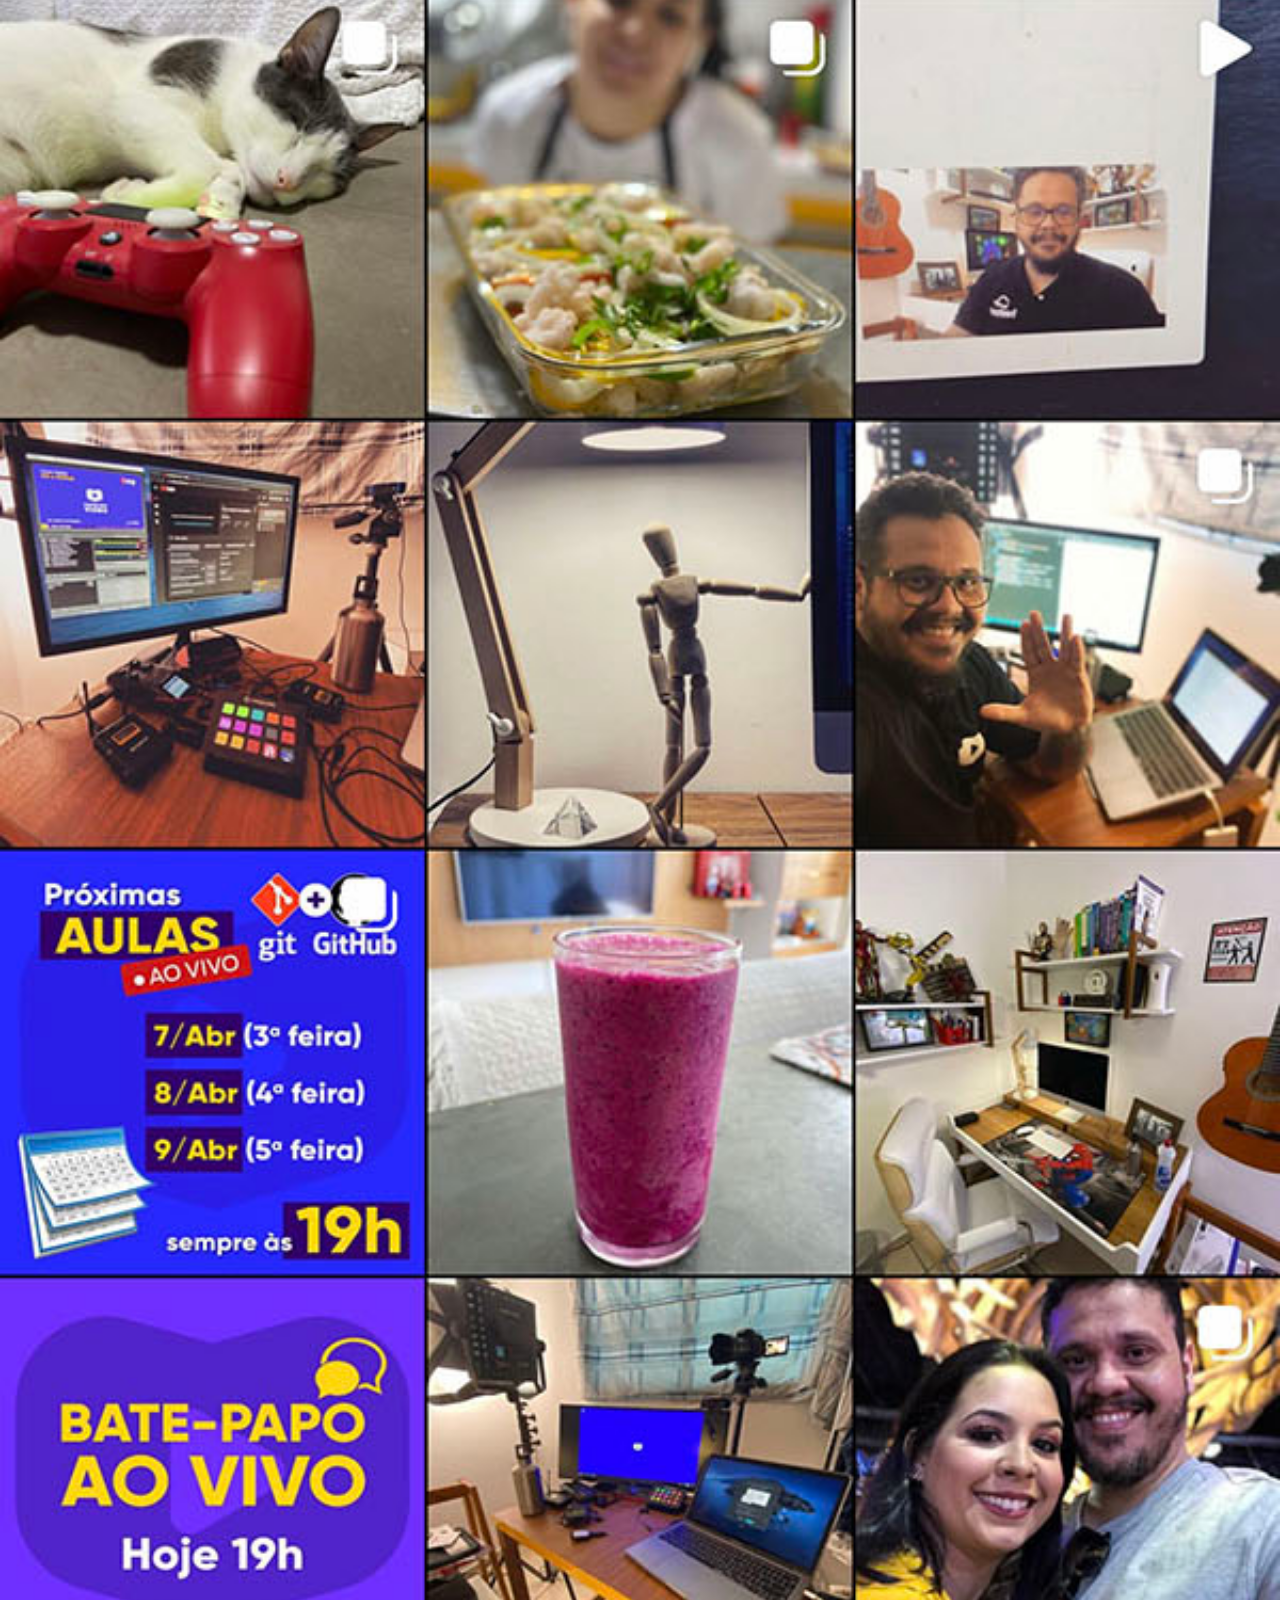
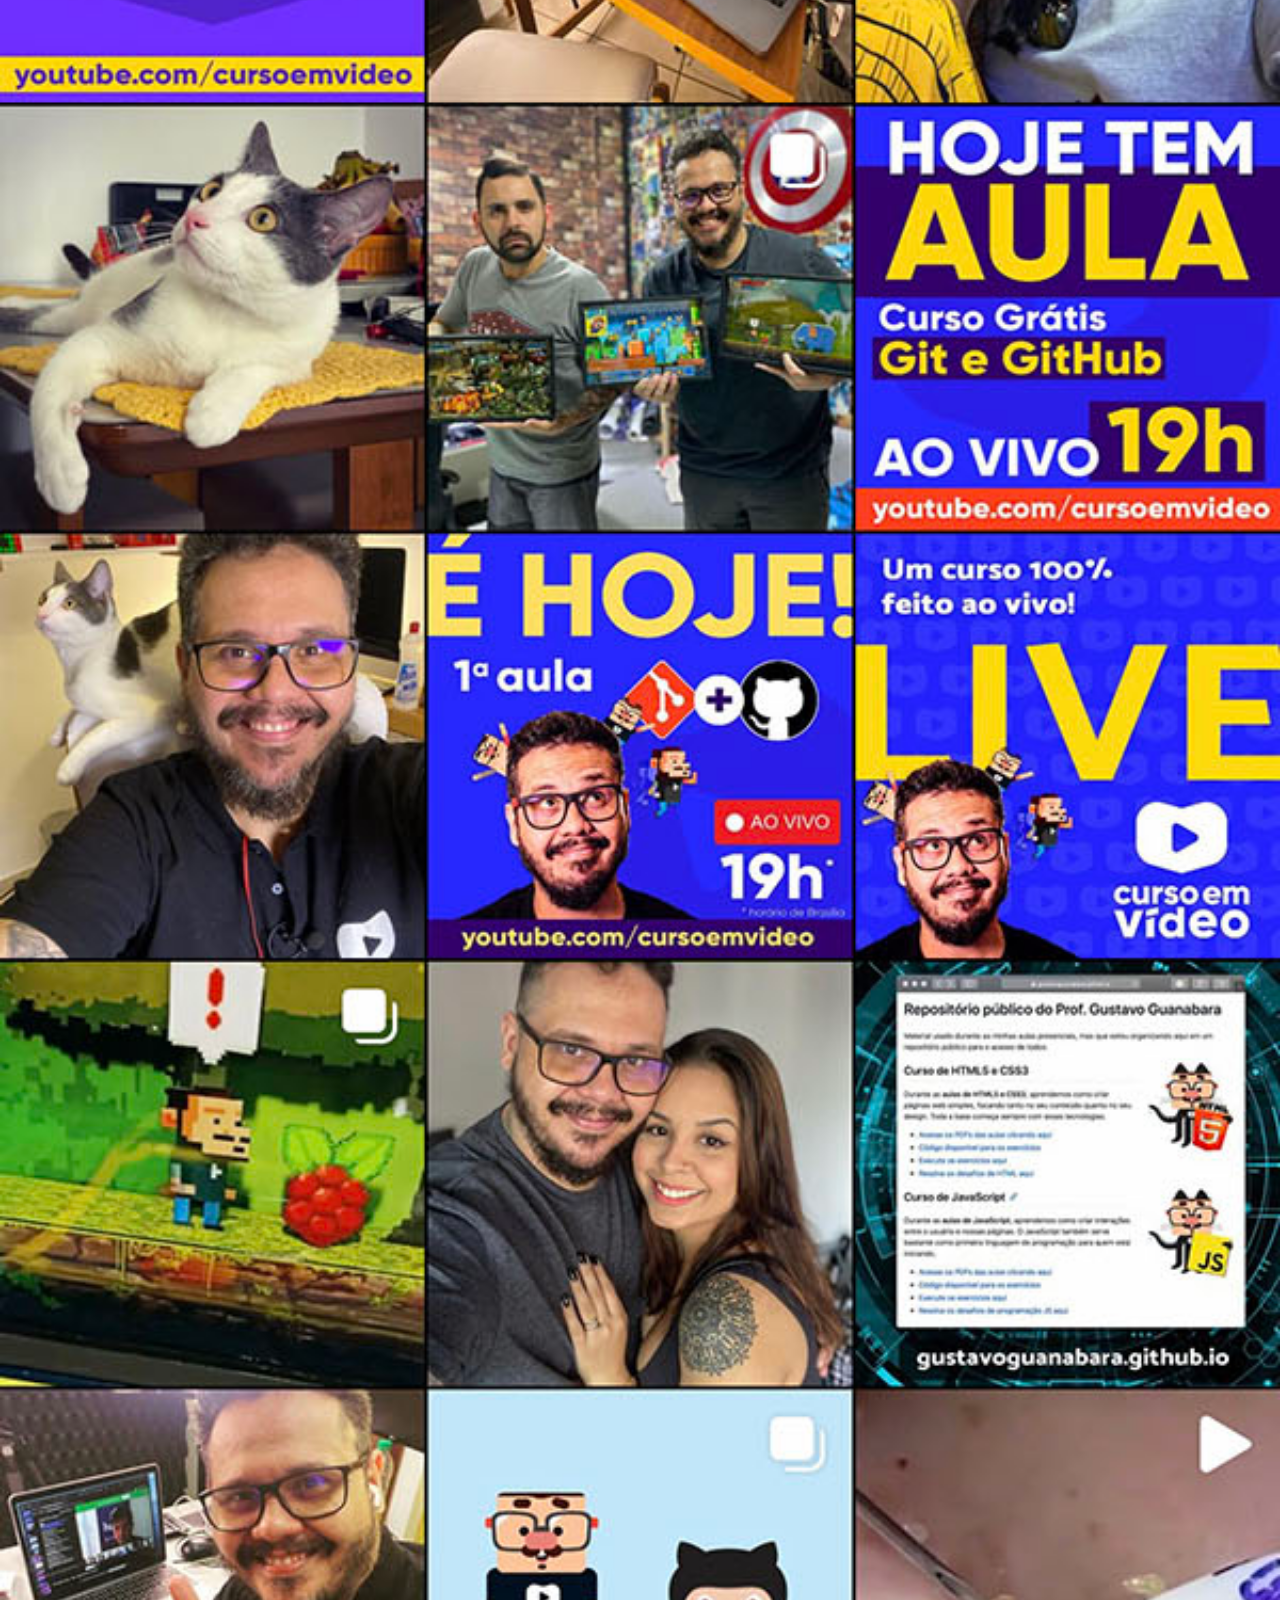
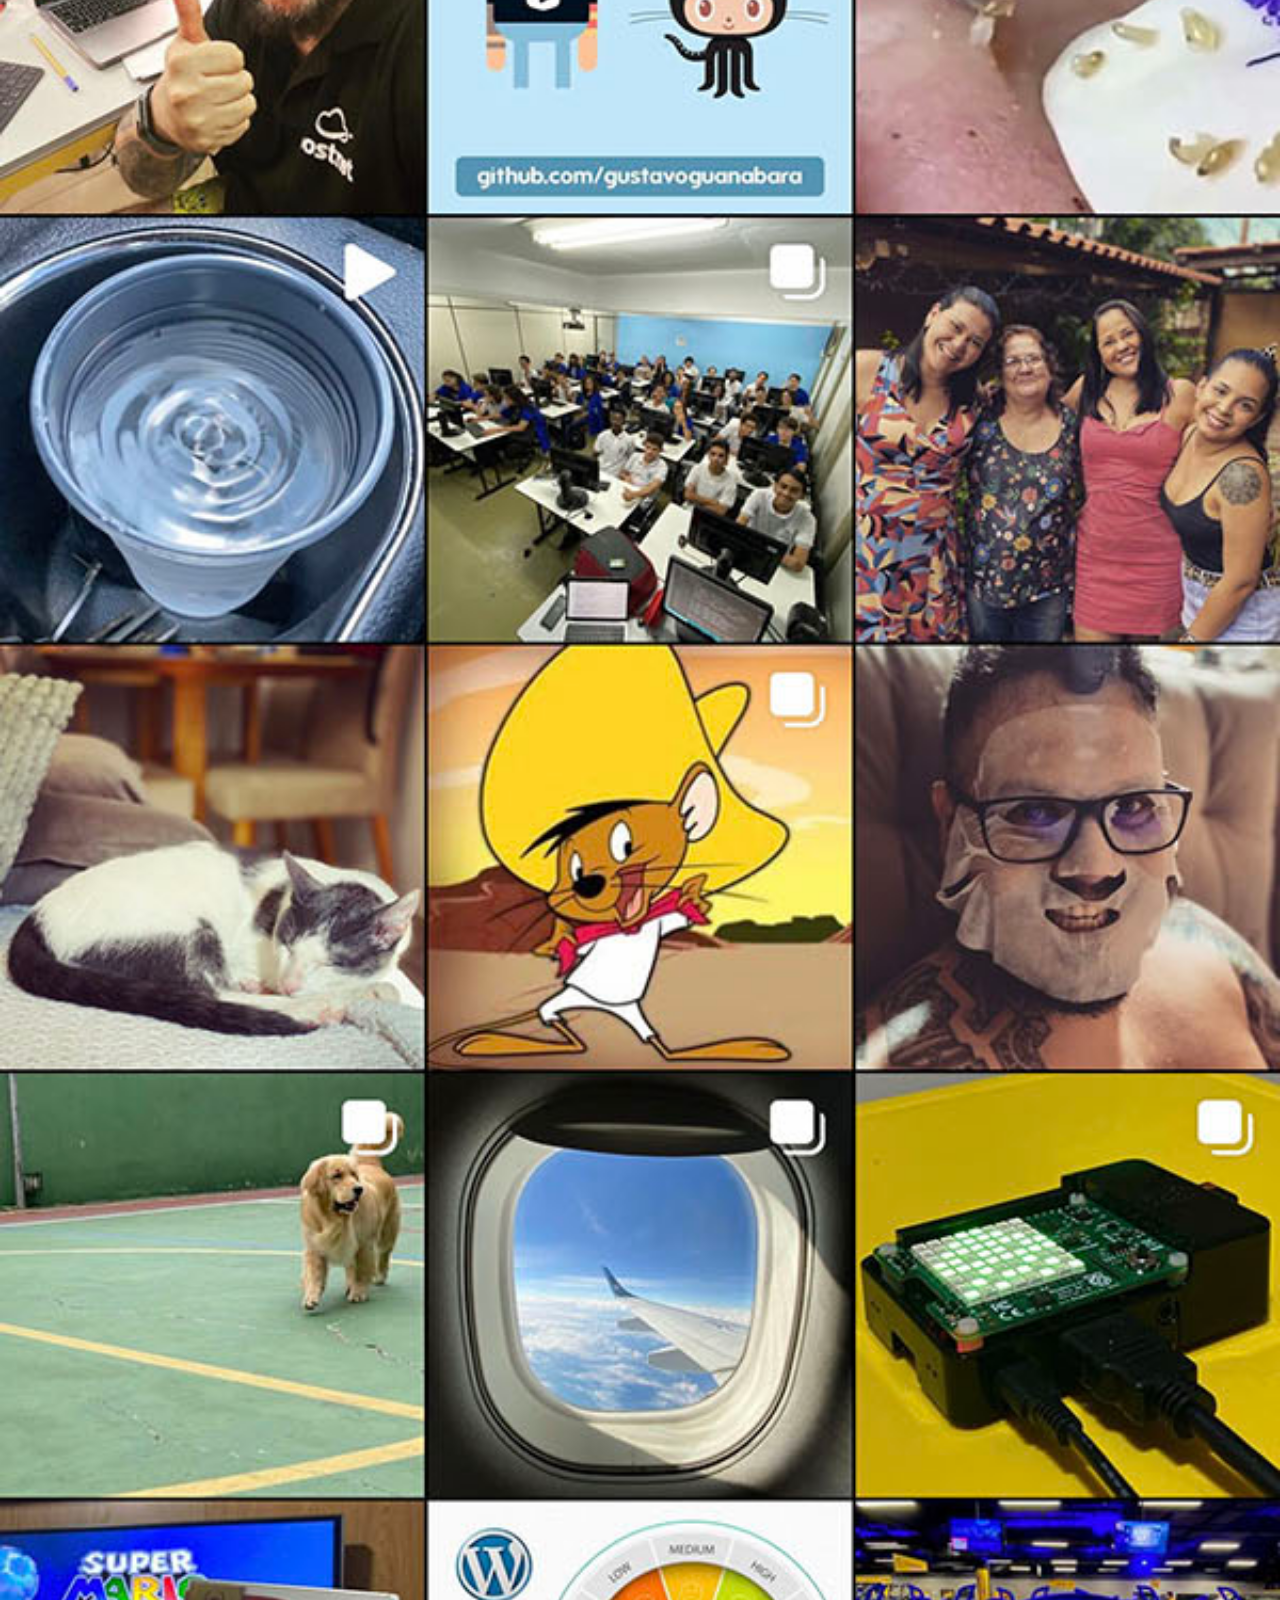
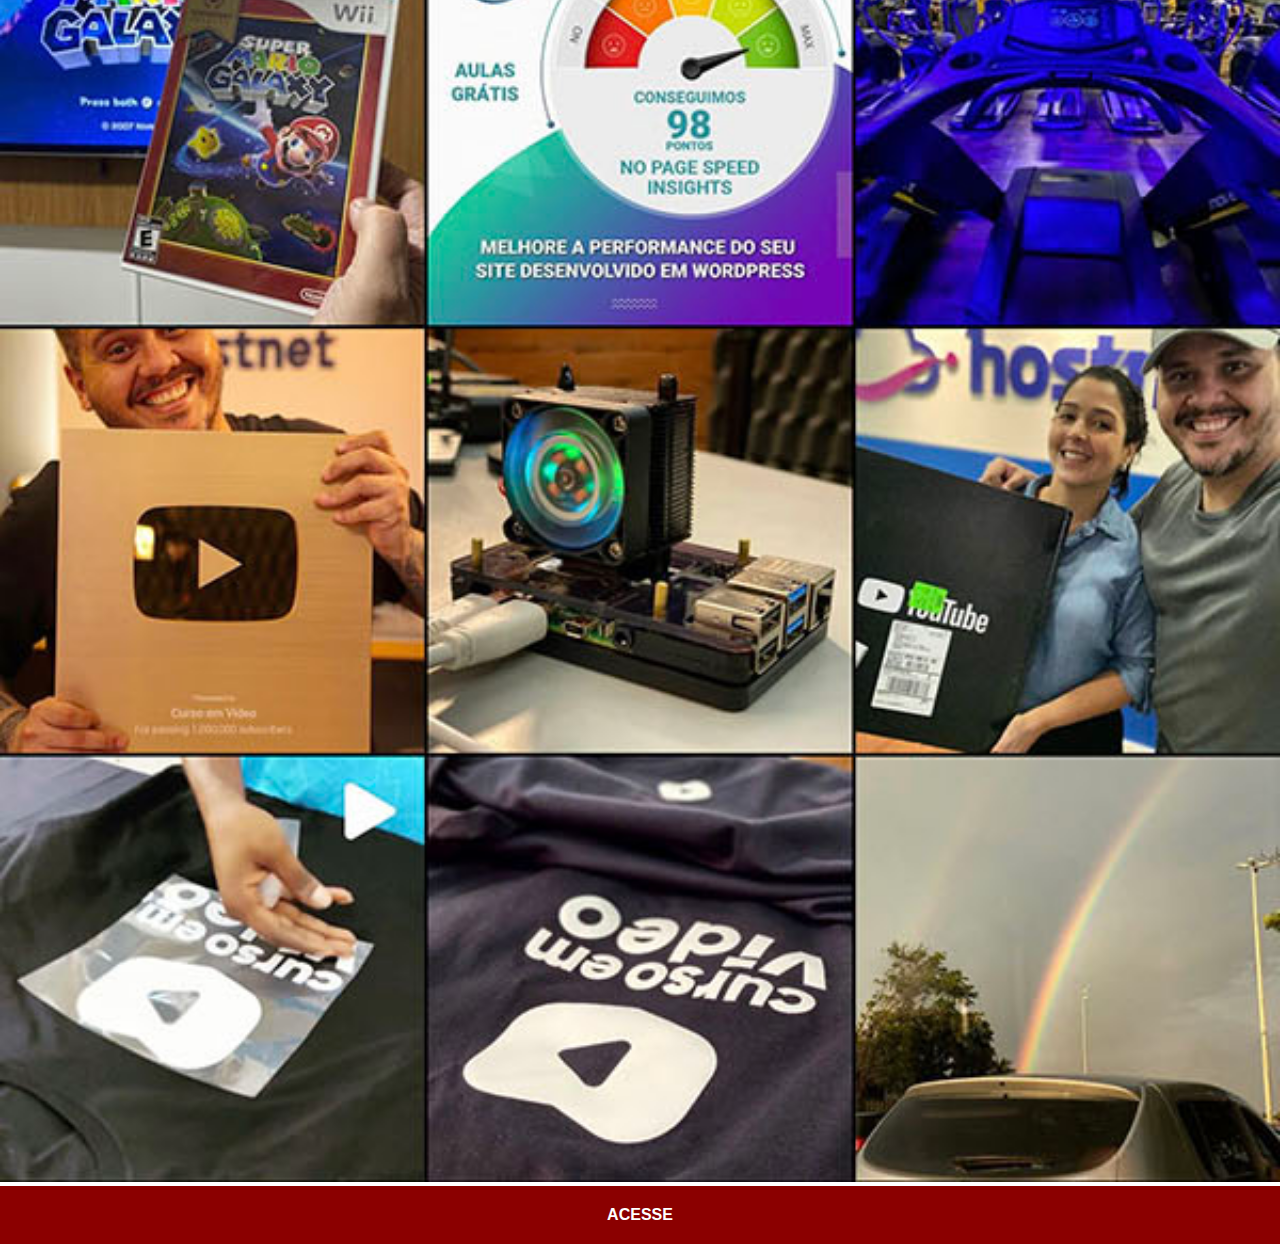
<file: instagram.html>
<!DOCTYPE html>
<html lang="pt-br">
<head>
    <meta charset="UTF-8">
    <meta http-equiv="X-UA-Compatible" content="IE=edge">
    <meta name="viewport" content="width=device-width, initial-scale=1.0">
    <link rel="stylesheet" href="estilos/social.css">
    <title>Instagram</title>
</head>
<body>
    <img src="imagens/tela-instagram.jpg" alt="Instagram">
    <a href="https://www.instagram.com/gustavoguanabara/" target="_blank">ACESSE</a>
</body>
</html>
</file>
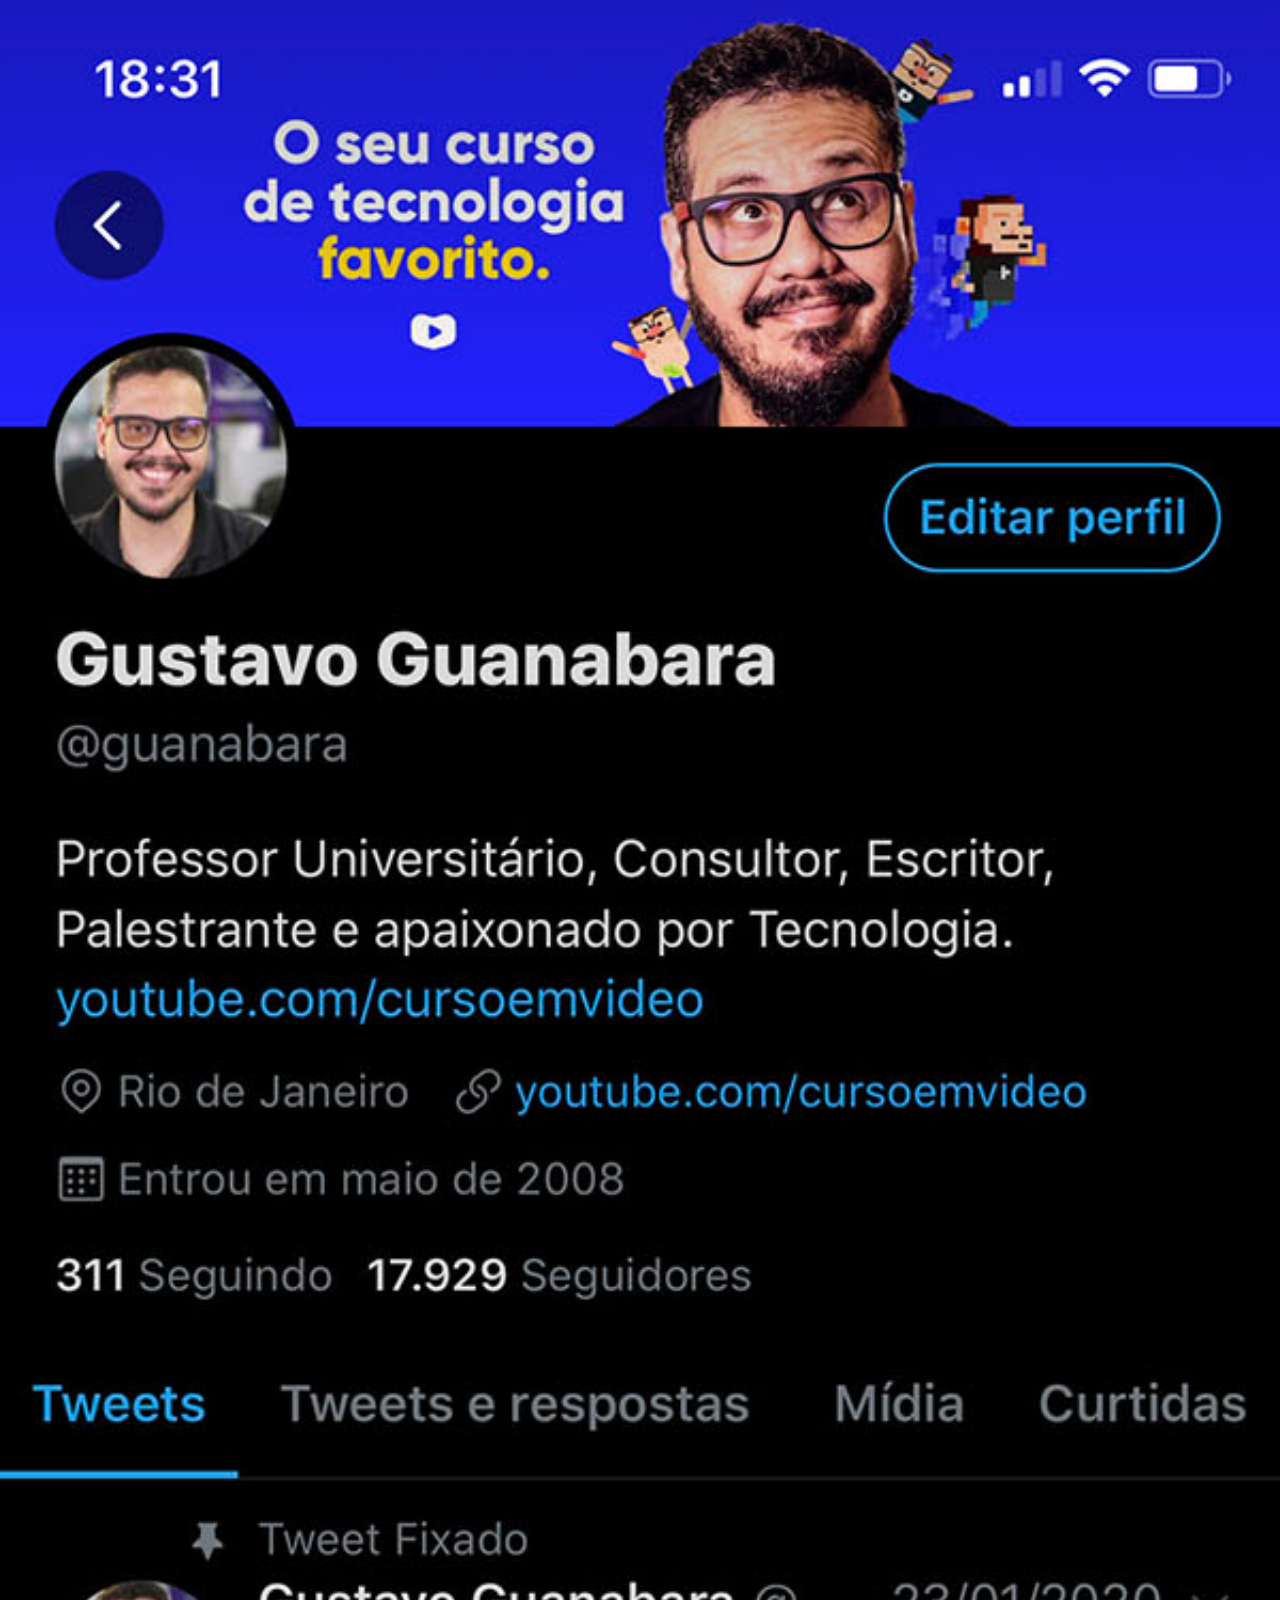
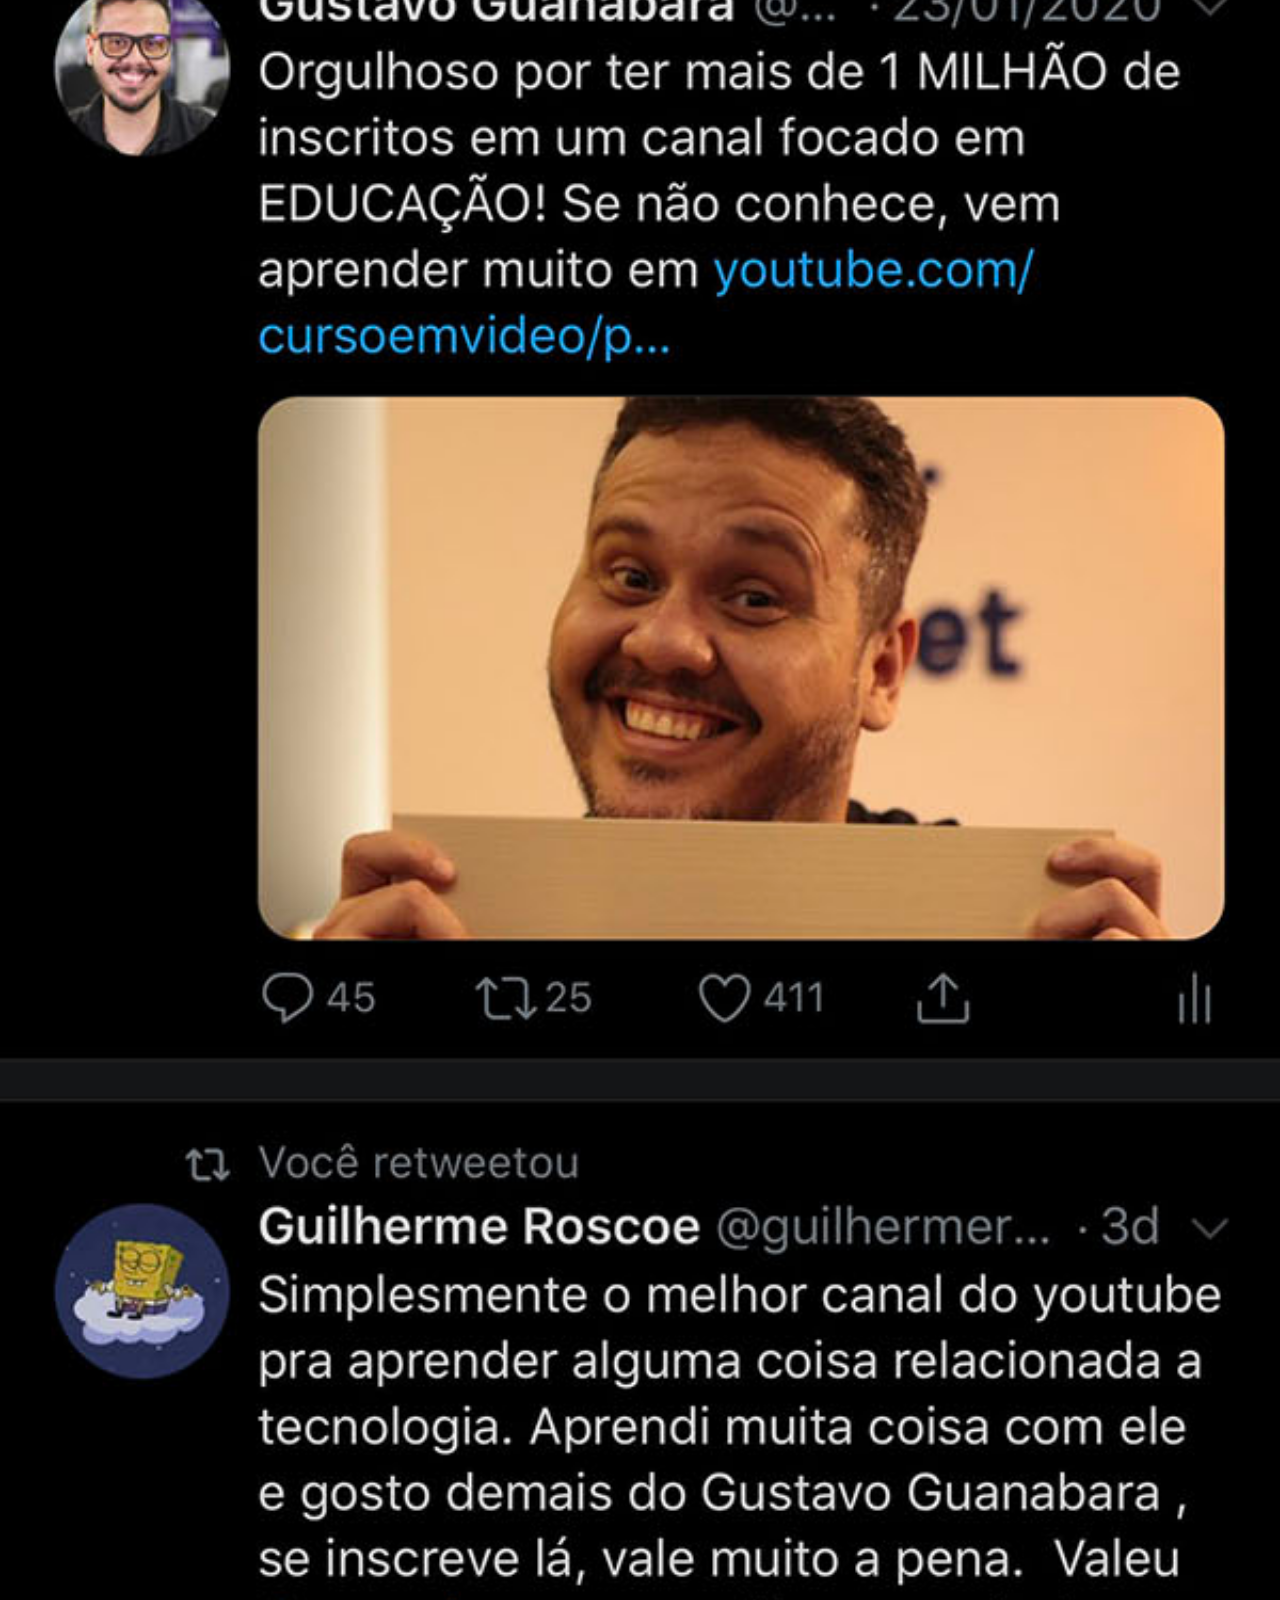
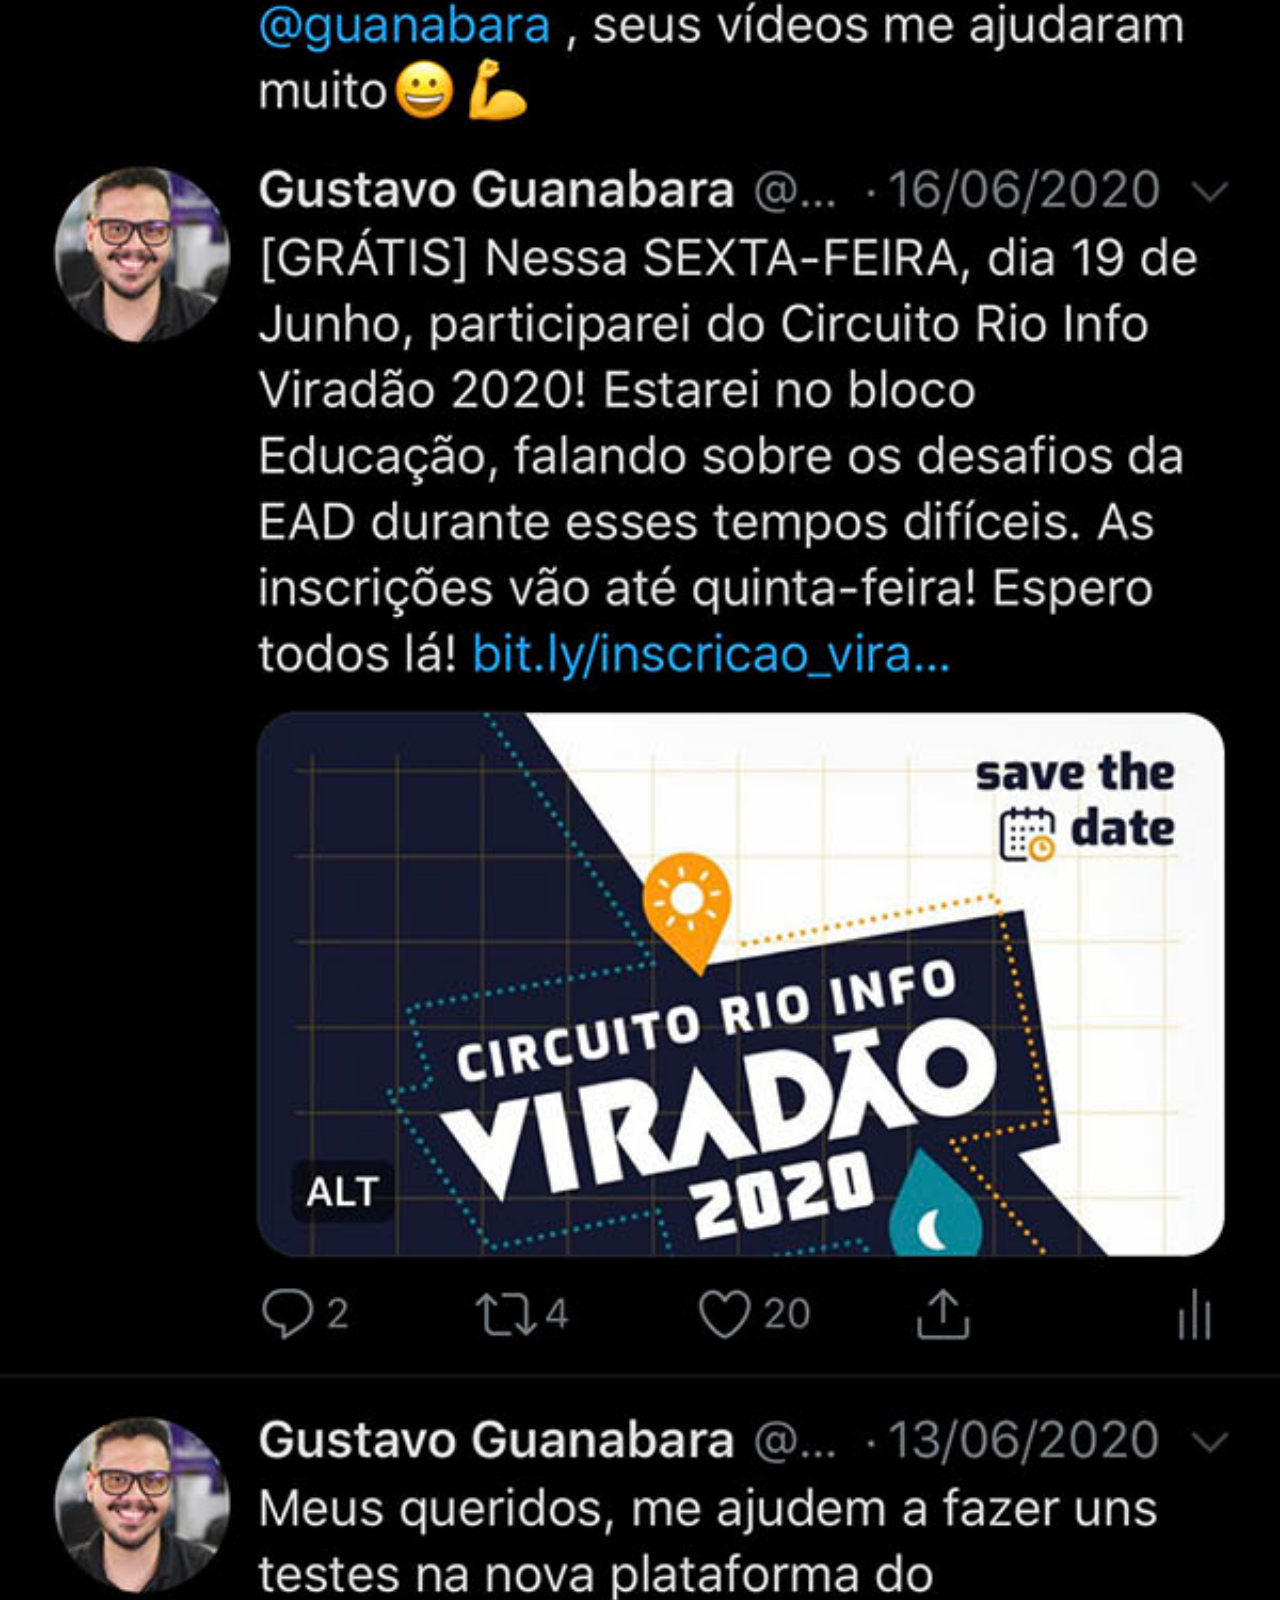
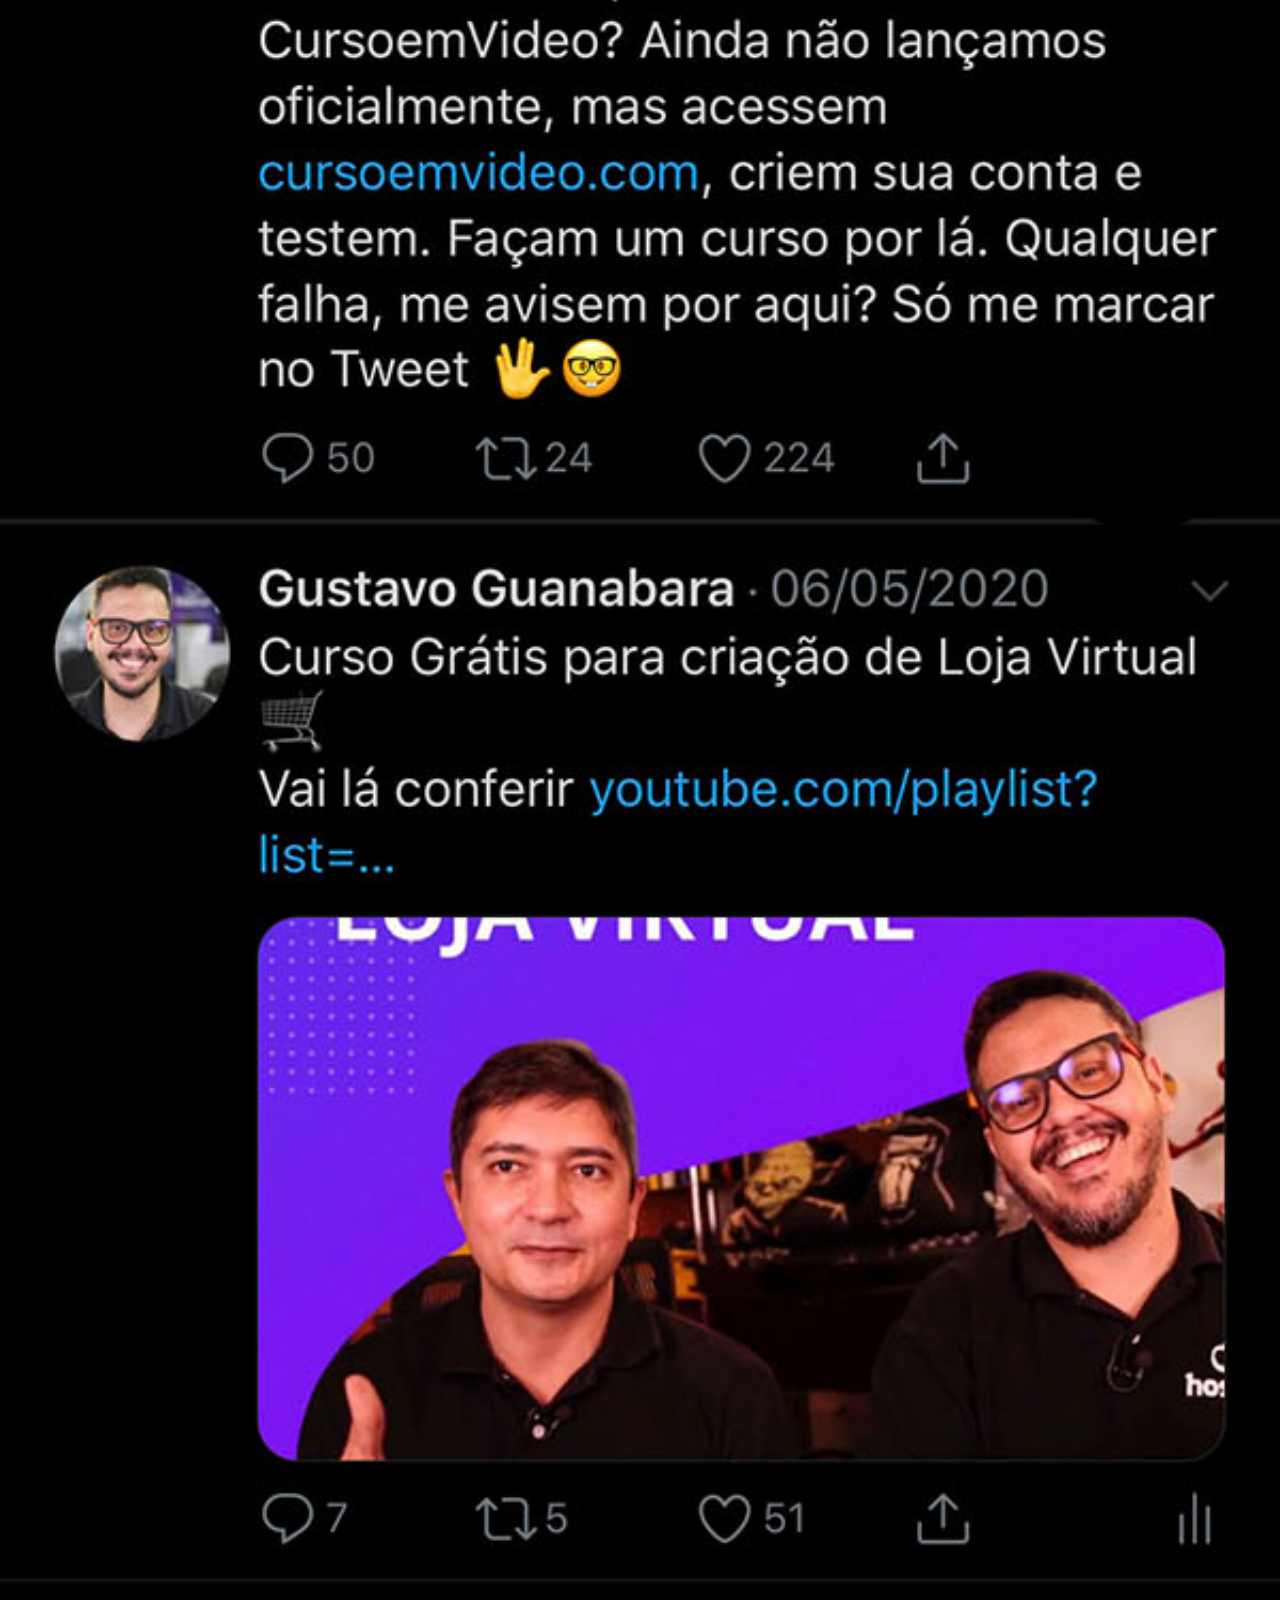
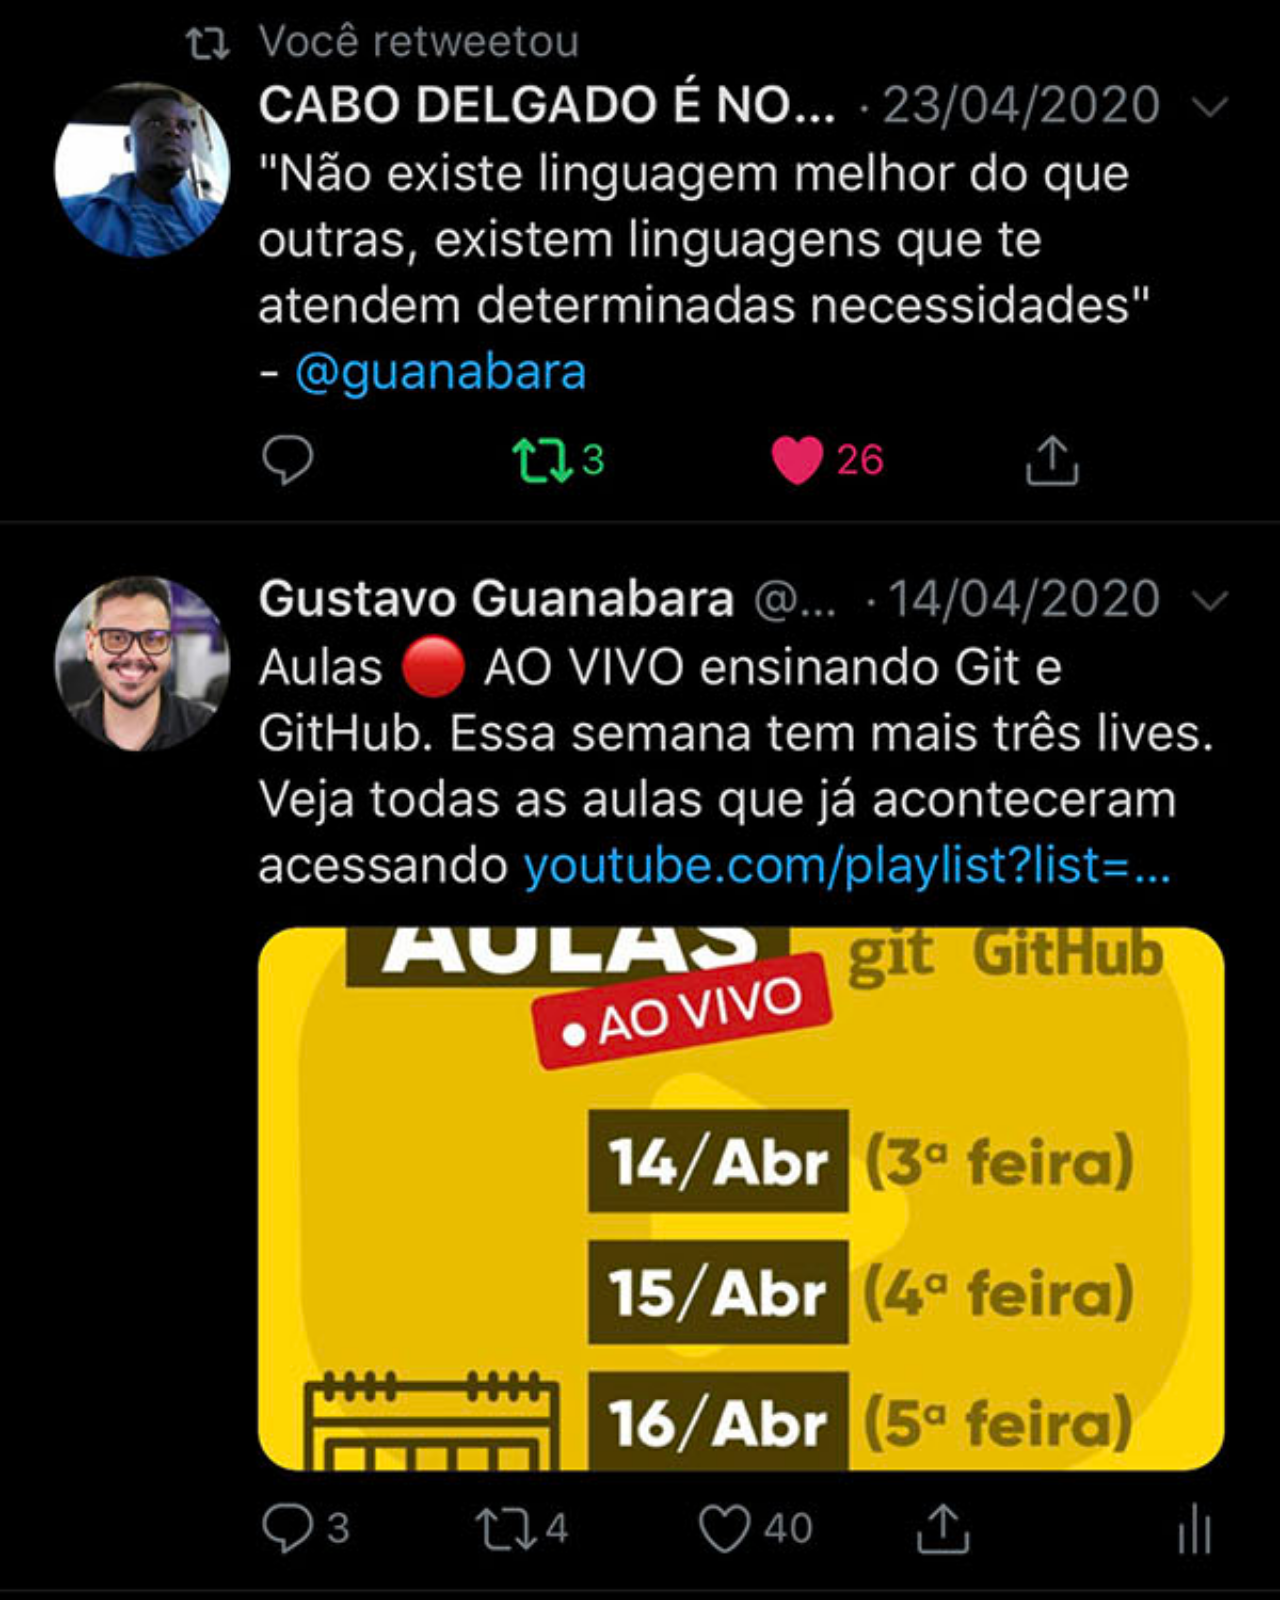
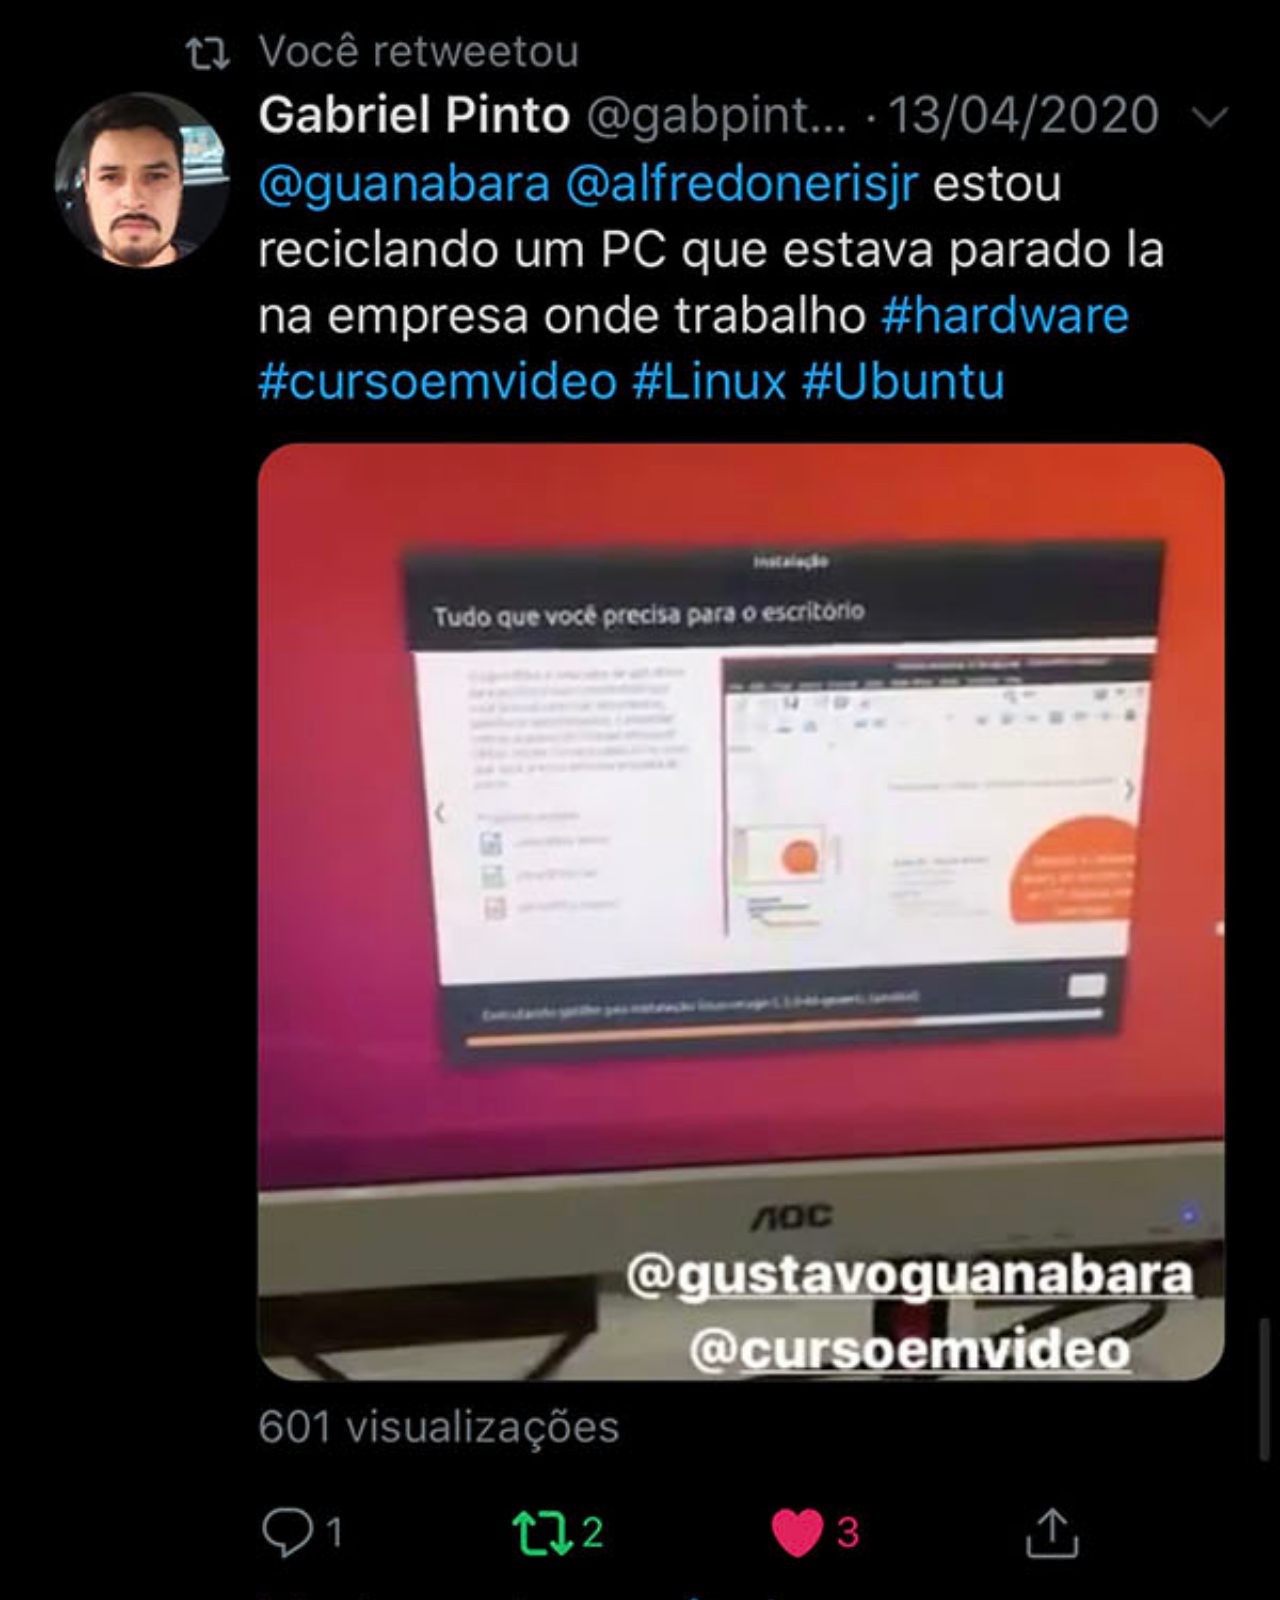
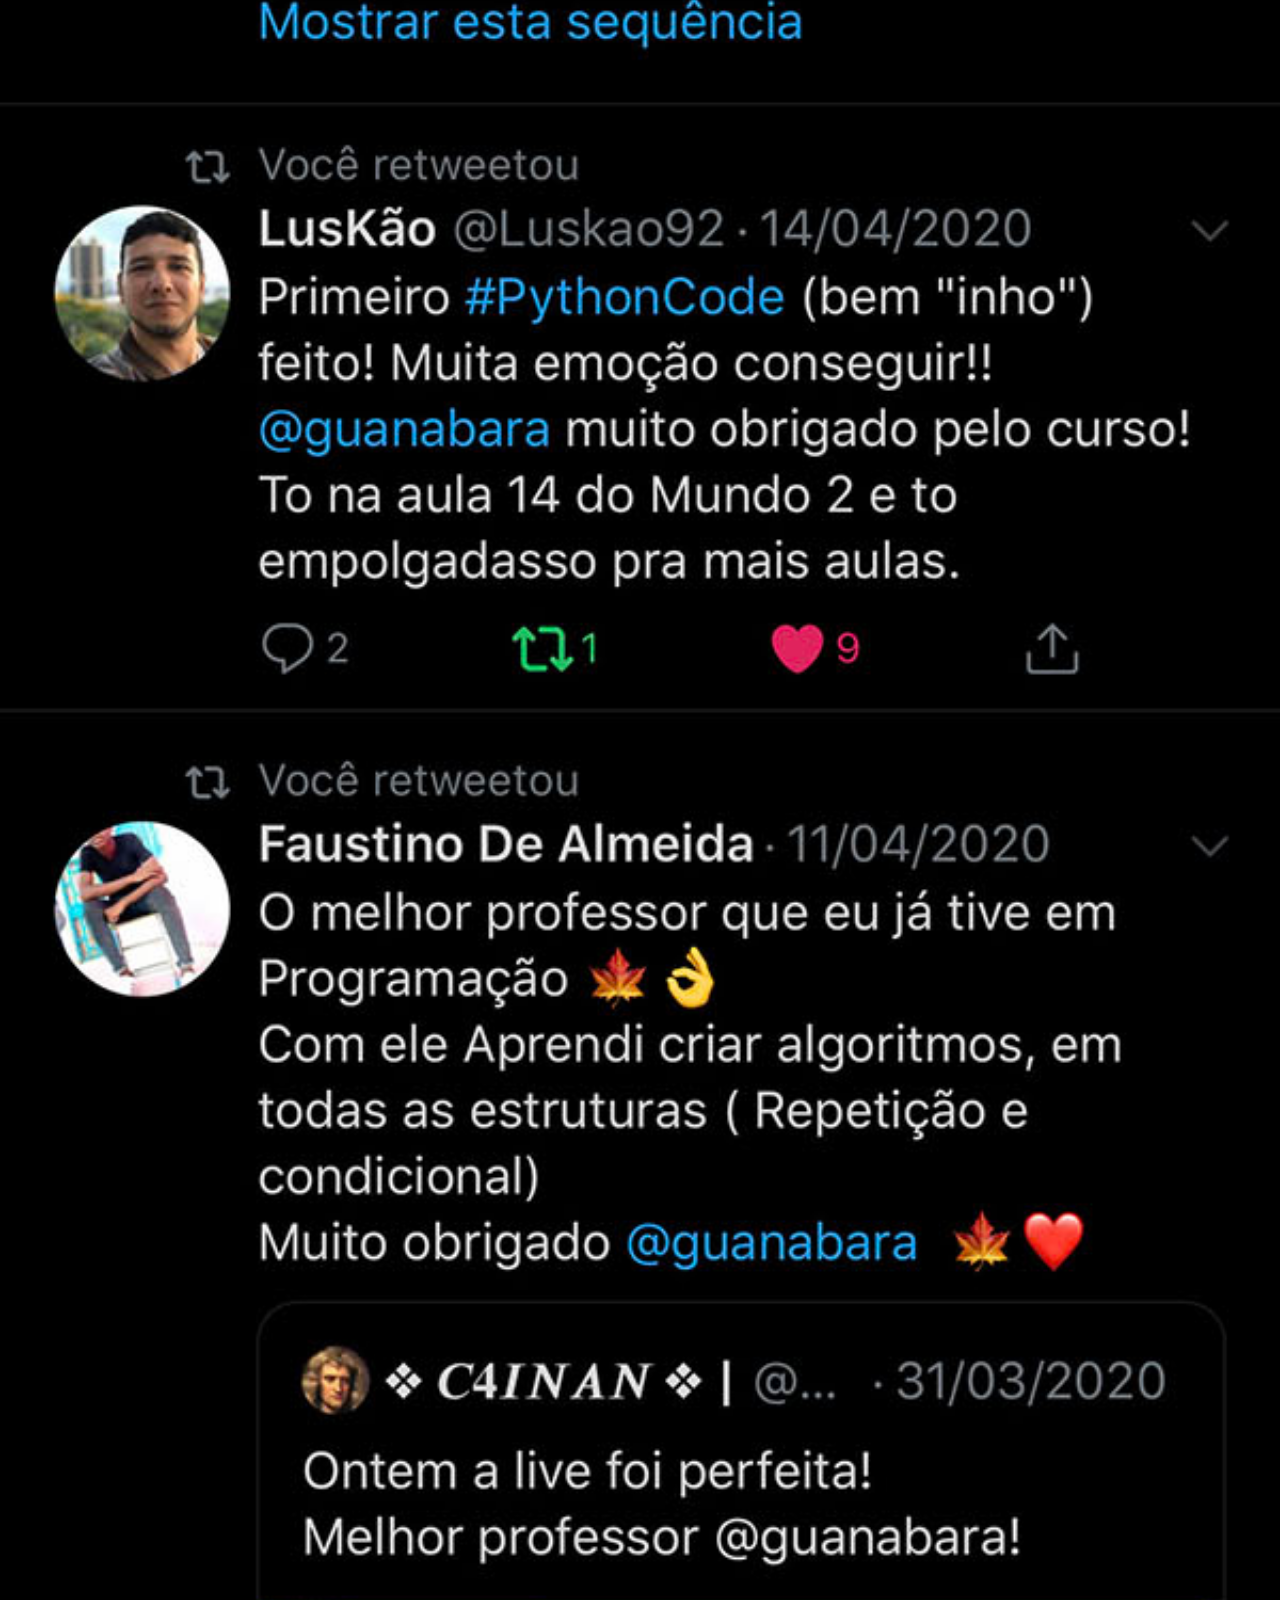
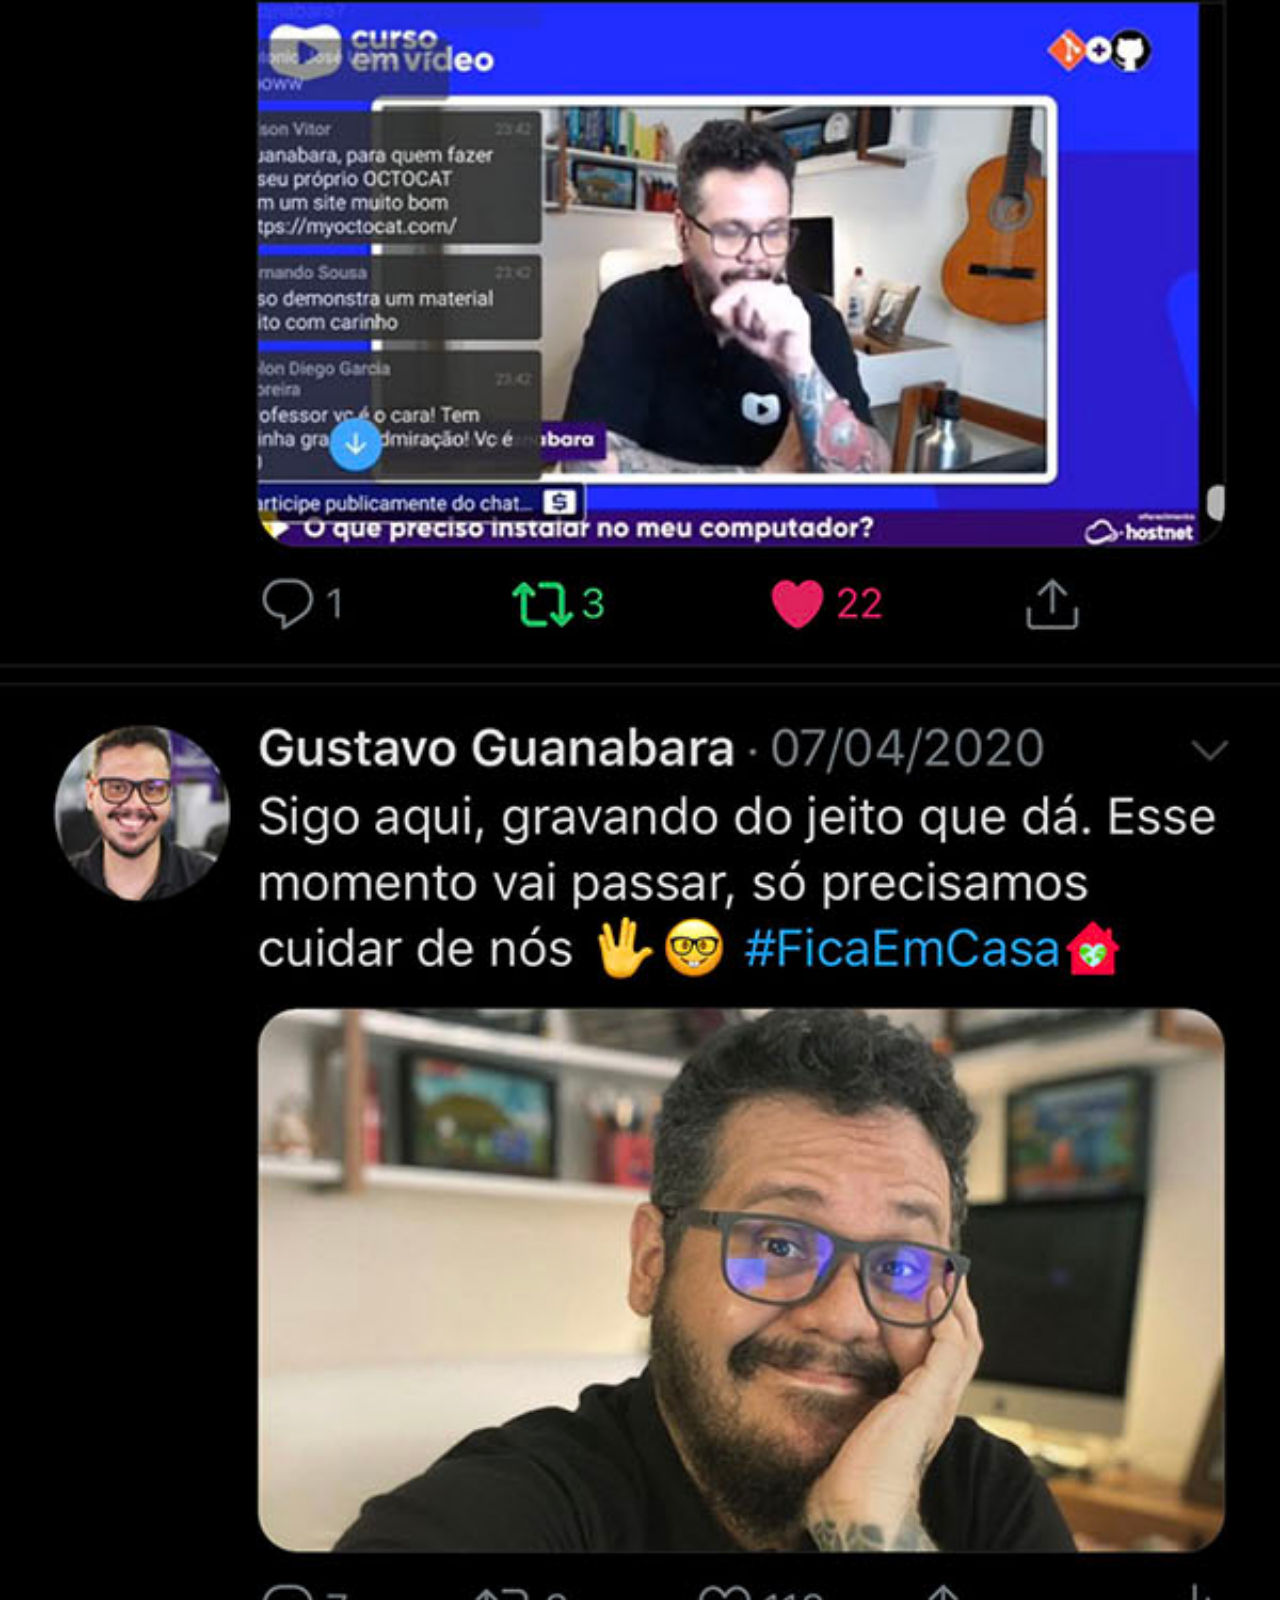
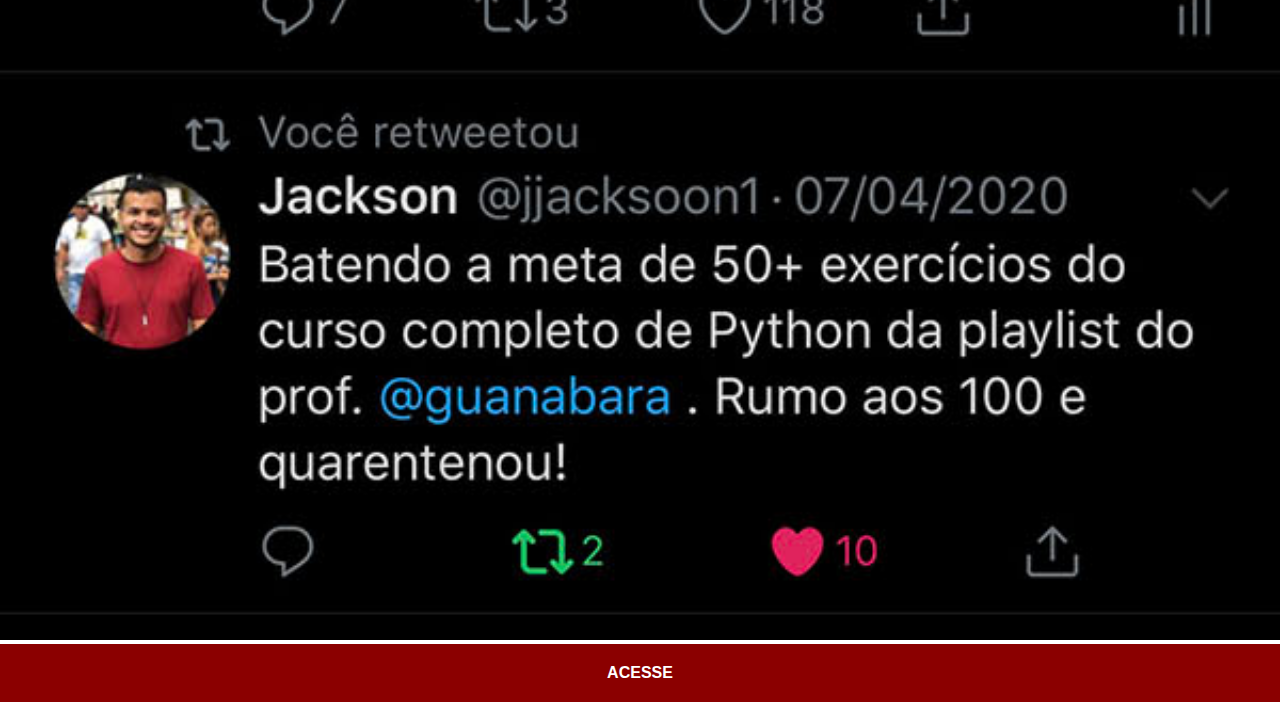
<file: twitter.html>
<!DOCTYPE html>
<html lang="pt-br">
<head>
    <meta charset="UTF-8">
    <meta http-equiv="X-UA-Compatible" content="IE=edge">
    <meta name="viewport" content="width=device-width, initial-scale=1.0">
    <link rel="stylesheet" href="estilos/social.css">
    <title>Twitter</title>
</head>
<body>
    <img src="imagens/tela-twitter.jpg" alt="Twitter">
    <a href="https://twitter.com/guanabara" target="_blank">ACESSE</a>
</body>
</html>
</file>
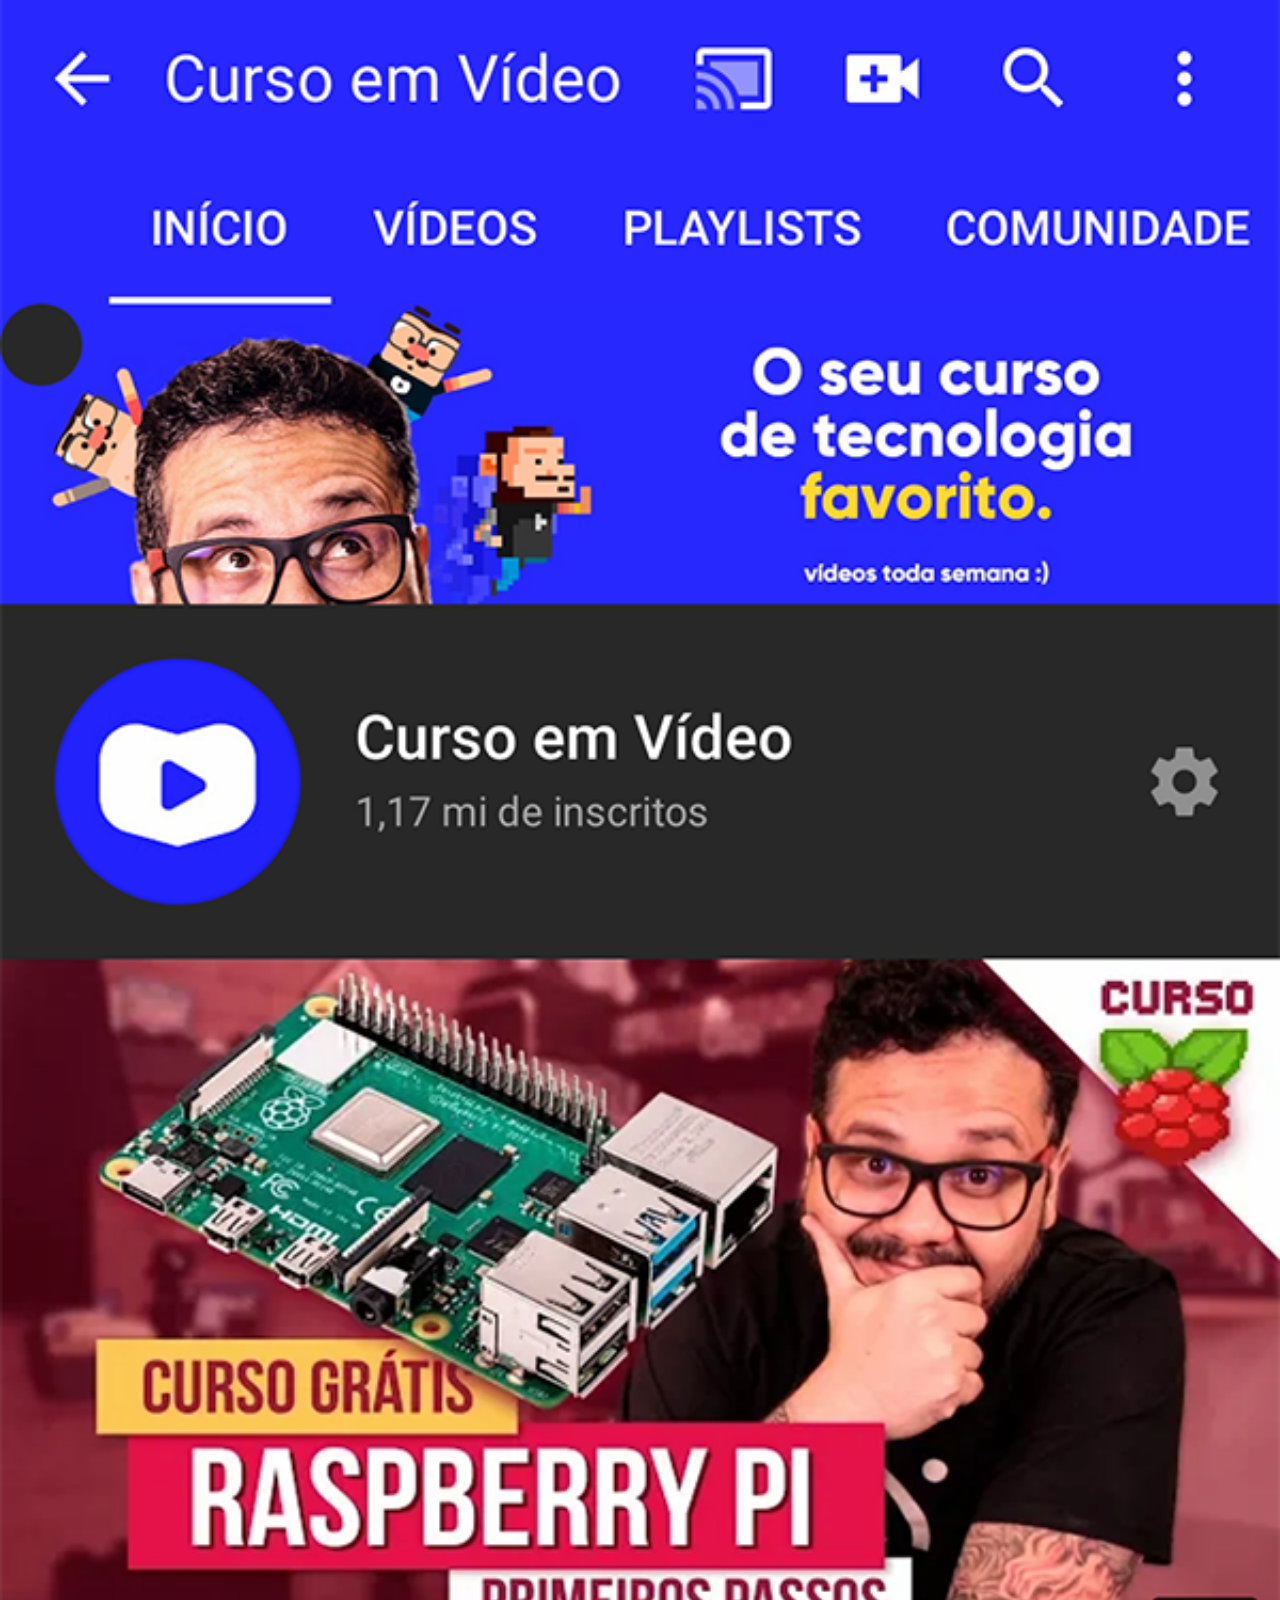
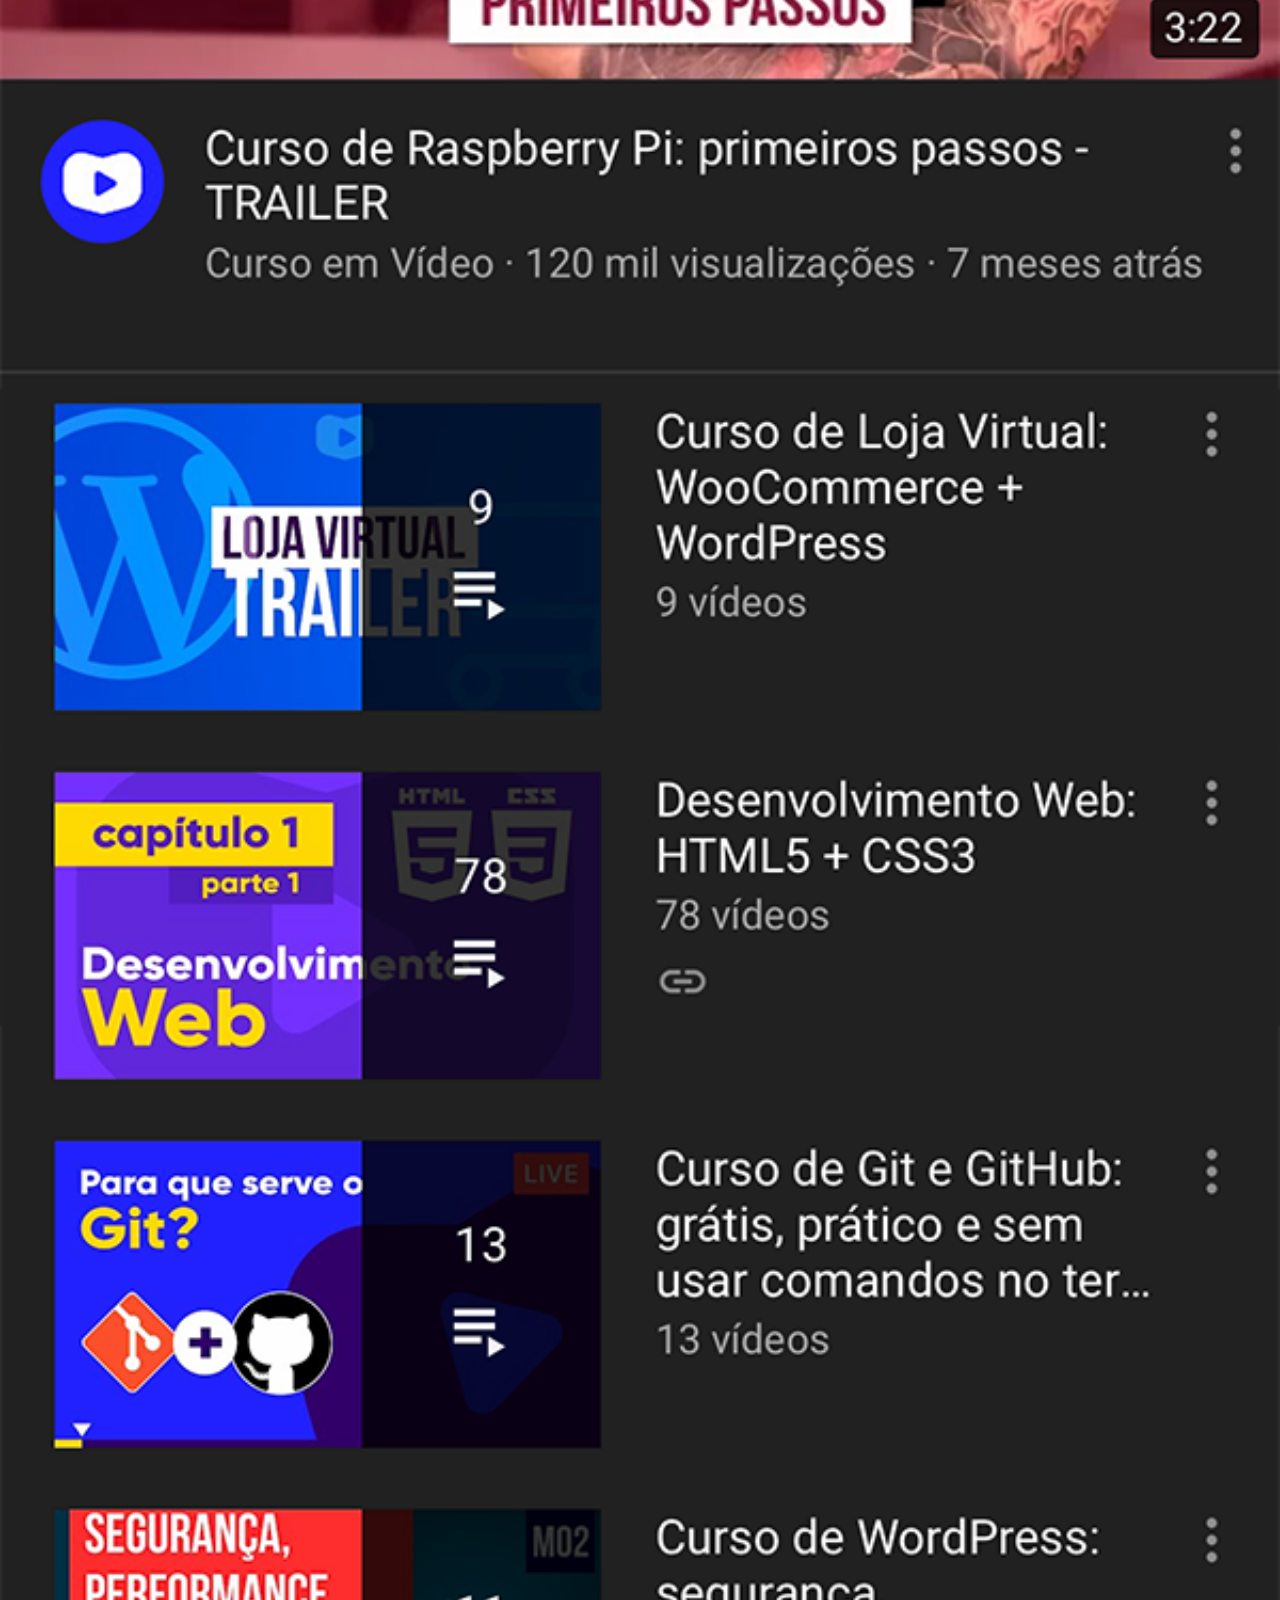
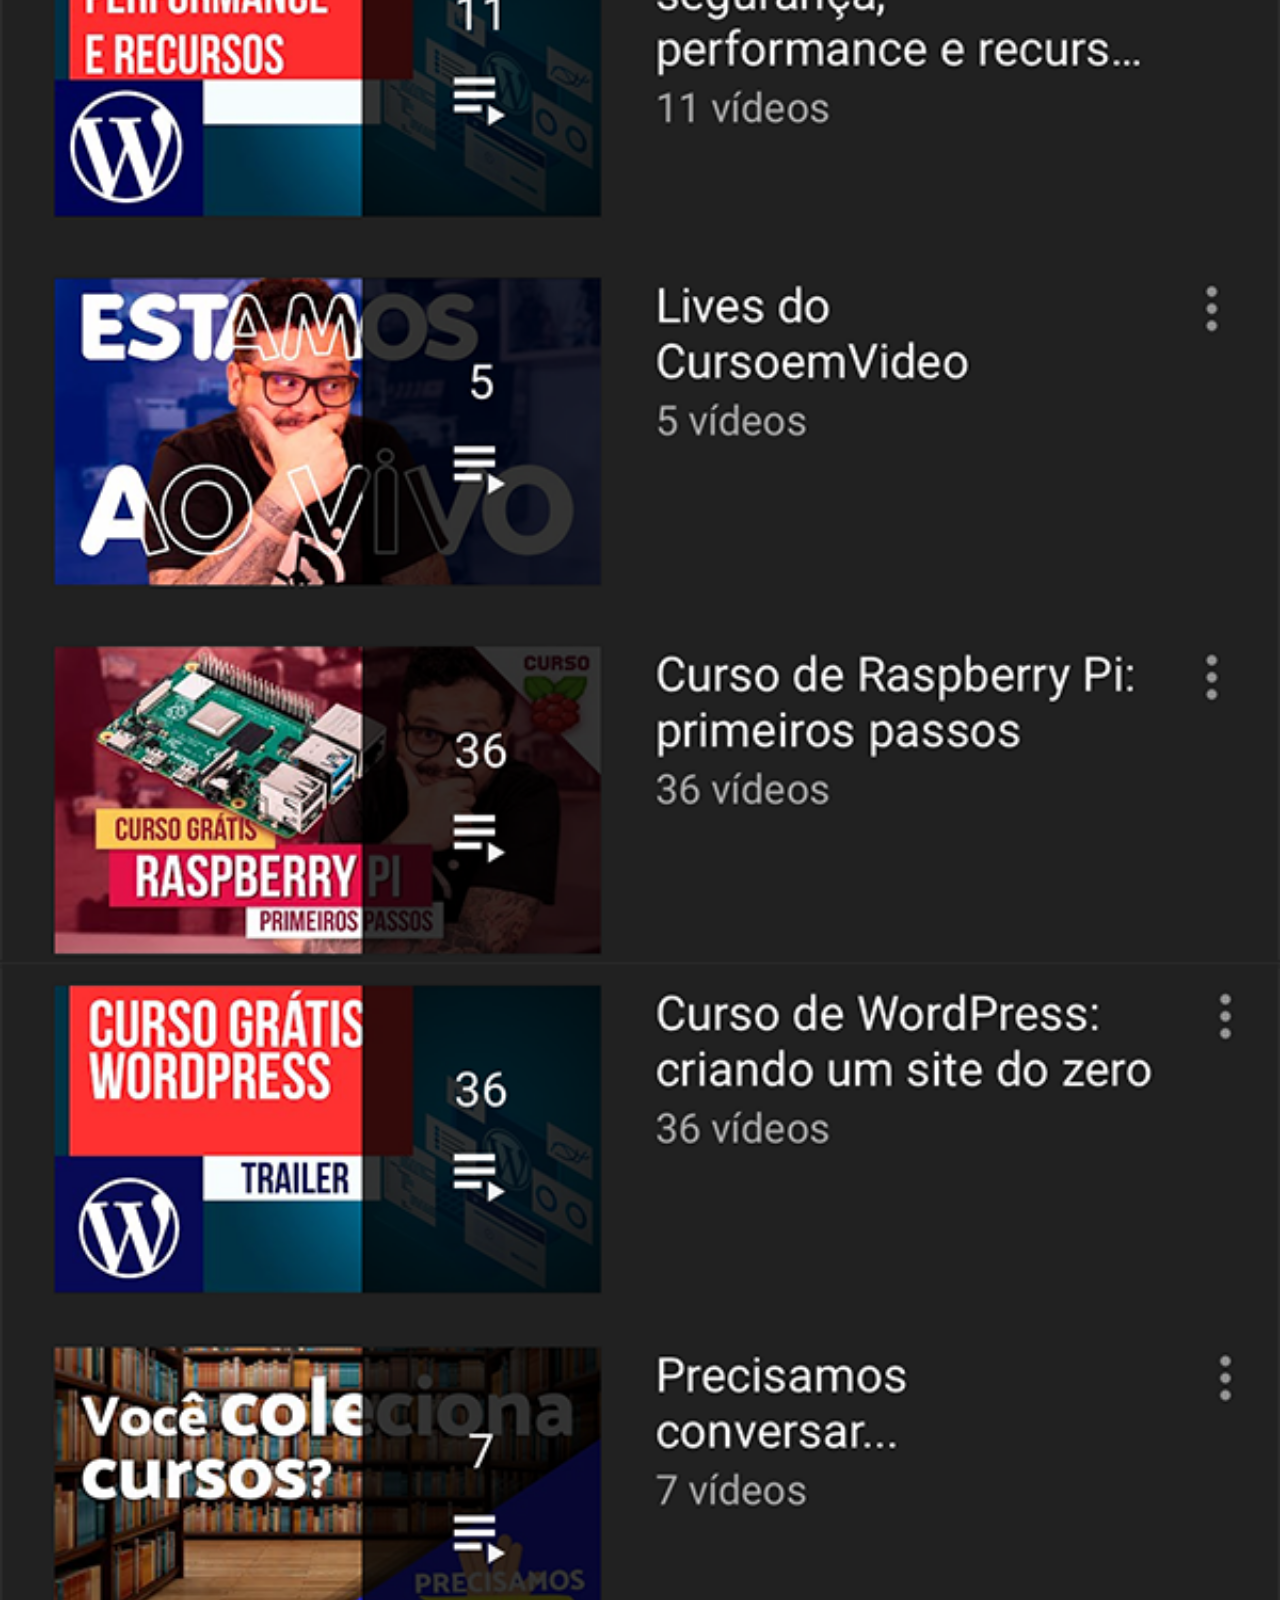
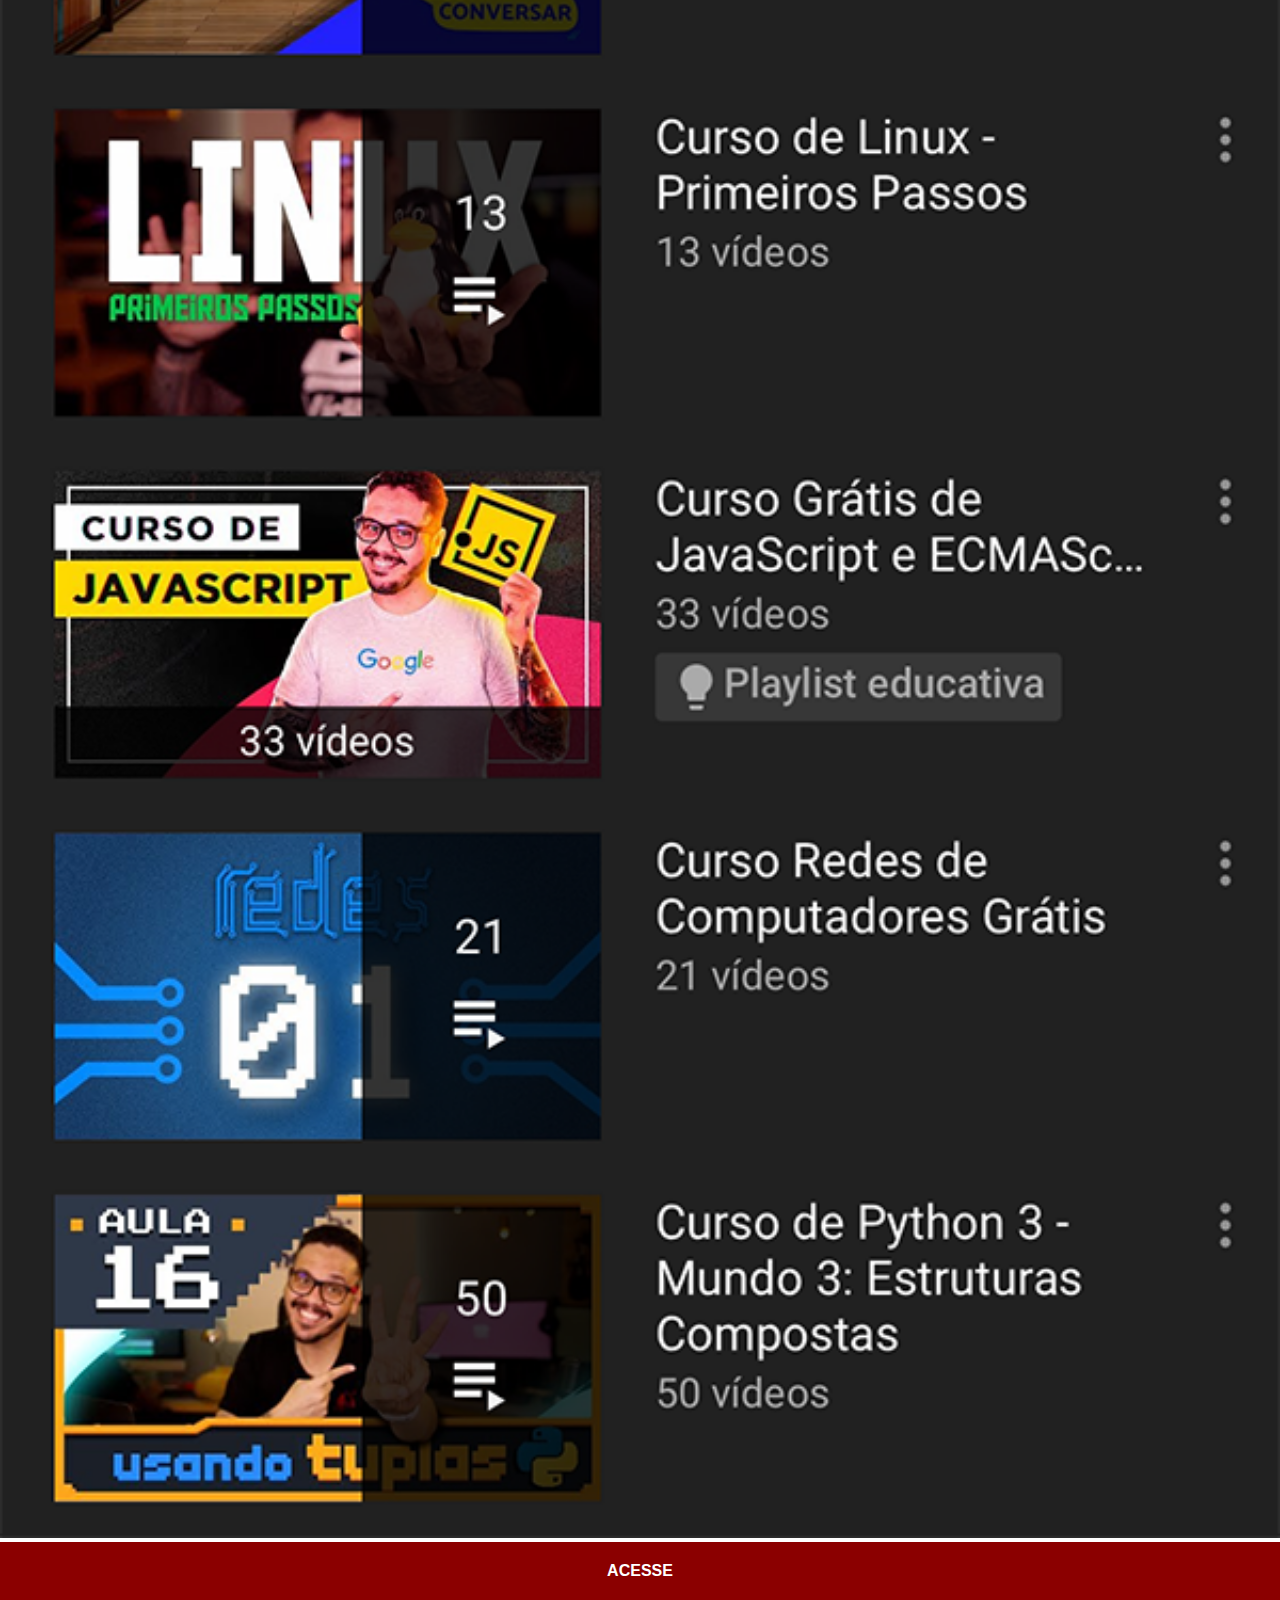
<file: youtube.html>
<!DOCTYPE html>
<html lang="pt-br">
<head>
    <meta charset="UTF-8">
    <meta http-equiv="X-UA-Compatible" content="IE=edge">
    <meta name="viewport" content="width=device-width, initial-scale=1.0">
    <link rel="stylesheet" href="estilos/social.css">
    <title>YouTube</title>
</head>
<body>
    <img src="imagens/tela-youtube.png" alt="Youtube">
    <a href="https://www.youtube.com/" target="_blank">ACESSE</a>
</body>
</html>
</file>
<file: estilos/style.css>
@charset "UTF-8";
*{
    margin: 0px;
    padding: 0px;
    font-family: Arial, Helvetica, sans-serif;
}

html, body {
    height: 100vh;
    width: 100vw;
    background-color: black;
}
body{
    background:url(../imagens/fundo-madeira.jpg)no-repeat top center fixed;
    background-size: cover;
}
main{
    position: relative;
    height: 90vh;
}
section#telefone{
    position: absolute;
    top: 50%;
    left: 50%;
    transform: translate(-50%, -50%);
    height: 627px;
    width: 311px;
    background: url(../imagens/frame-iphone.png) no-repeat;
}
iframe#tela{
    position: relative;
    top: 80px;
    left: 22px;
    width: 266px;
    height: 470px;
}
section#redes-sociais{
    text-align: right;
}
section#redes-sociais > a > img {
    width: 50px;
    height: 50px;
    margin: 10px;
    border-radius: 50%;
    box-shadow: 2px 2px 5px rgba(0, 0, 0, 0.404);
    box-sizing: border-box;
}
section#redes-sociais img:hover {
    border: 2px solid rgba(255, 255, 255, 0.61);
    transform: translate(-3px, -3px);
    box-shadow: 5px 5px 10px rgba(0, 0, 0, 0.411);
    transition: transform .3s , border 0.3s;
}
</file>
<file: estilos/social.css>
@charset "UTF-8";
*{
    margin: 0px;
    padding: 0px;
    font-family: Arial, Helvetica, sans-serif;
}
::-webkit-scrollbar{
    width: 0px;
    height: 0px;
}
img{
    width: 100vw;
}
a{
    display: block;
    background-color: darkred;
    color: white;
    padding: 20px;
    text-align: center;
    font-weight: bolder;
    text-decoration: none;
}
a:hover{
    background-color: red;
}
</file>
